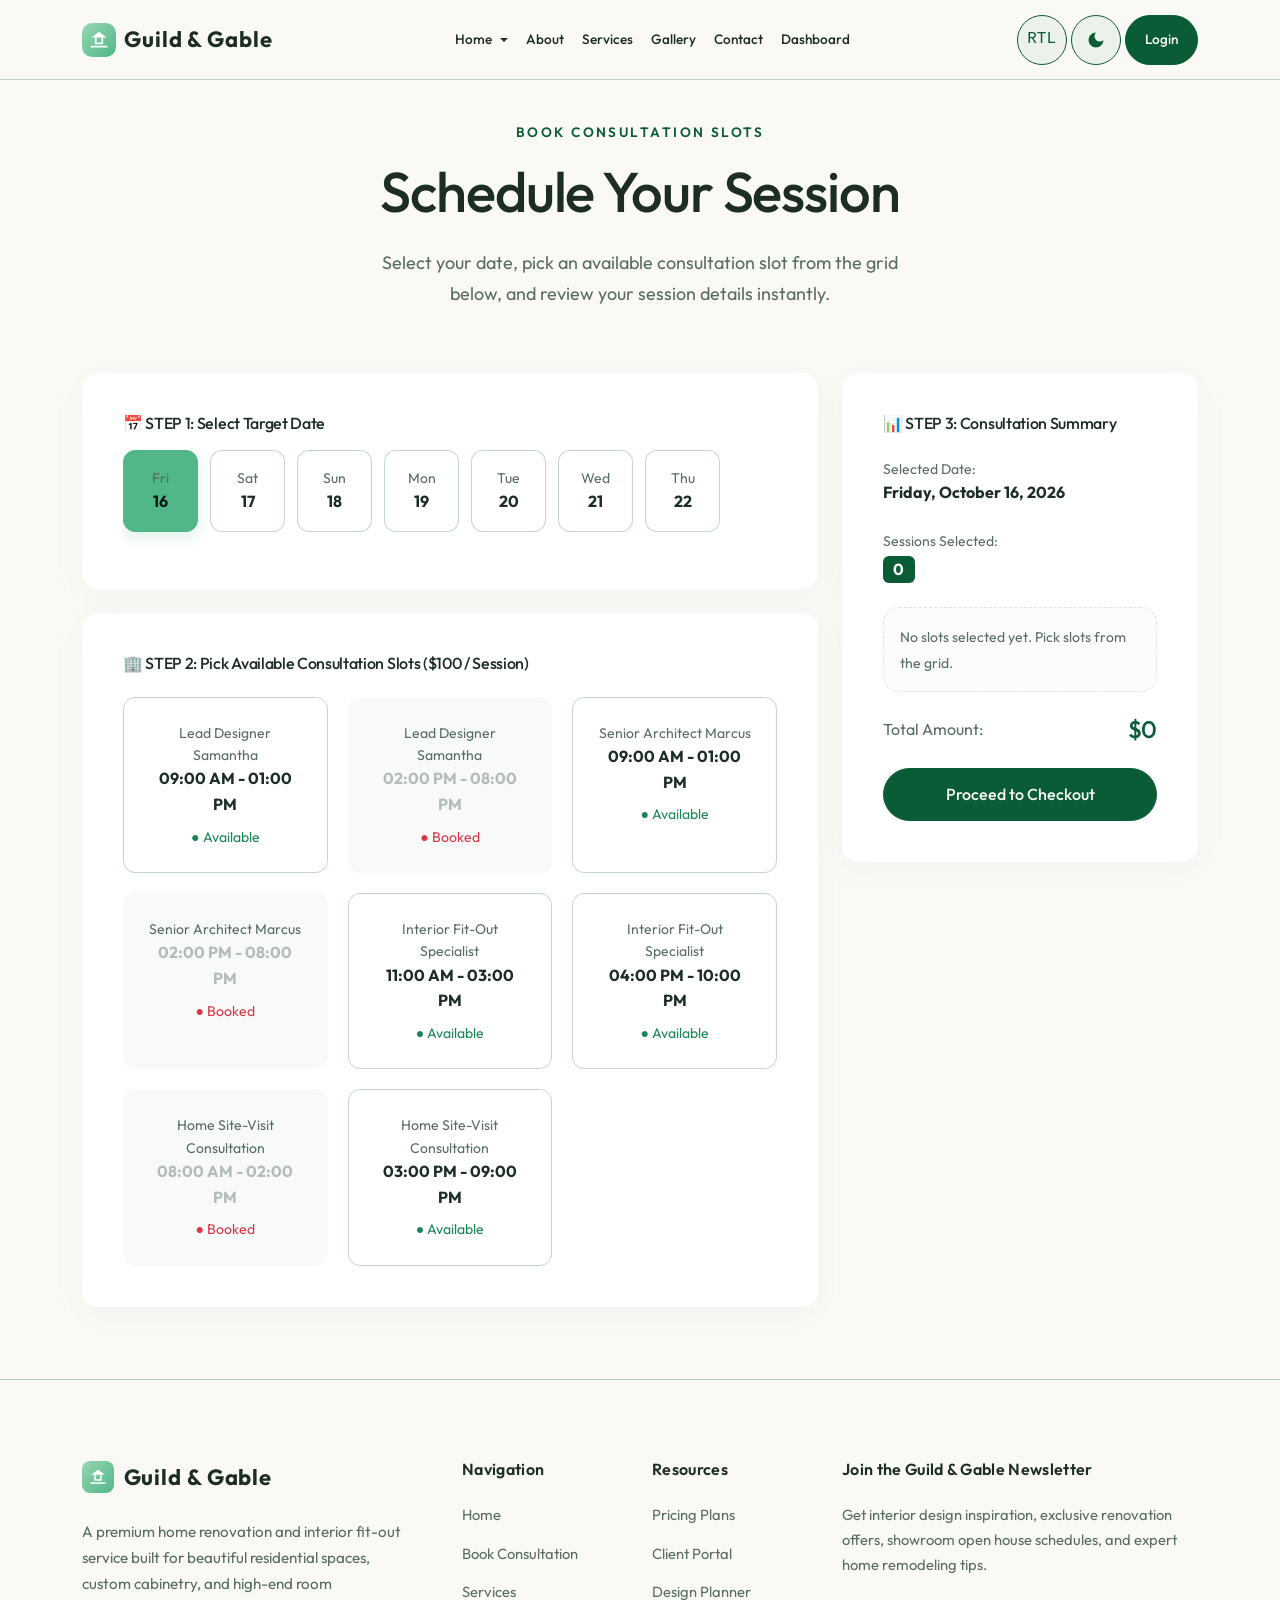
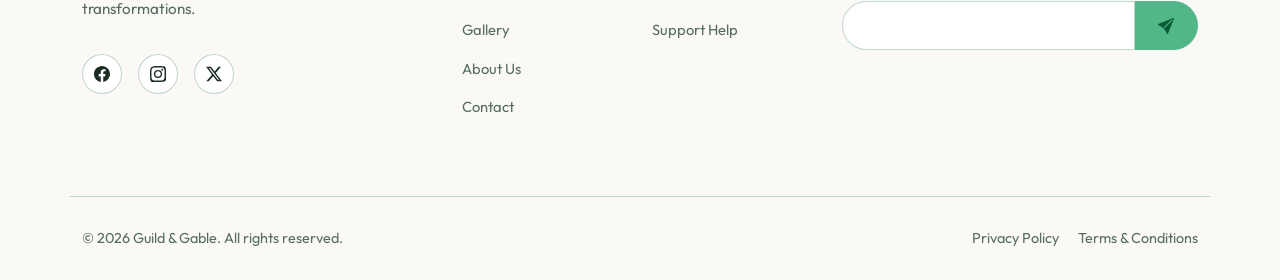
<file: booking.html>
<!DOCTYPE html>
<html lang="en" dir="ltr" data-bs-theme="light">
<head>
  <meta charset="UTF-8">
  <meta name="viewport" content="width=device-width, initial-scale=1.0">
  <meta name="description" content="Book a premium interior design & home renovation consultation online. Select design consultation slots and coordinate with architects.">
  <meta name="keywords" content="reserve consultation, design booking calendar, consultation slots, renovation scheduler">
  <meta name="author" content="Guild & Gable">
  <title>Guild & Gable — Schedule Design Consultation</title>
  
  <!-- Favicon -->
  <link class="favicon-link" rel="icon" type="image/svg+xml" href="data:image/svg+xml,<svg xmlns='http://www.w3.org/2000/svg' viewBox='0 0 24 24' fill='%23D4AF37'><path d='M2 19h20v2H2zm10-17L3 9h4v8h10V9h4L12 2zm3 13H9V9h6v6z'/></svg>">

  <!-- Google Fonts - Outfit -->
  <link rel="preconnect" href="https://fonts.googleapis.com">
  <link rel="preconnect" href="https://fonts.gstatic.com" crossorigin>
  <link href="https://fonts.googleapis.com/css2?family=Outfit:wght@300;400;500;600&display=swap" rel="stylesheet">

  <!-- Bootstrap 5.3.3 CSS -->
  <link href="https://cdn.jsdelivr.net/npm/bootstrap@5.3.3/dist/css/bootstrap.min.css" rel="stylesheet" integrity="sha384-QWTKZyjpPEjISv5WaRU9OFeRpok6YctnYmDr5pNlyT2bRjXh0JMhjY6hW+ALEwIH" crossorigin="anonymous">

  <!-- Custom Stylesheets -->
  <link rel="stylesheet" href="assets/css/style.css">
  <link rel="stylesheet" href="assets/css/dark-mode.css">
  <link rel="stylesheet" href="assets/css/rtl.css">

  <style>
    /* Custom inner booking styles */
    .booking-grid {
      display: grid;
      grid-template-columns: repeat(auto-fill, minmax(200px, 1fr));
      gap: 1.25rem;
    }
    
    .slot-card {
      padding: 1.5rem;
      border-radius: 12px;
      border: 1px solid var(--border-color);
      cursor: pointer;
      text-align: center;
      transition: var(--transition-smooth);
    }
    
    .slot-card.available:hover {
      transform: translateY(-5px);
      border-color: var(--accent);
      box-shadow: 0 10px 20px rgba(82, 183, 136, 0.08);
    }
    
    .slot-card.booked {
      background: rgba(10, 92, 54, 0.03);
      color: rgba(28, 46, 36, 0.3);
      cursor: not-allowed;
      border-color: transparent;
    }

    .slot-card.selected {
      background: var(--accent) !important;
      border-color: var(--accent) !important;
      color: #081C15 !important;
      box-shadow: 0 10px 20px rgba(82, 183, 136, 0.2);
    }

    .slot-card.selected .slot-status {
      color: #081C15 !important;
    }
    
    .calendar-strip {
      display: flex;
      gap: 0.75rem;
      overflow-x: auto;
      padding-bottom: 1rem;
    }
    
    .calendar-day {
      flex: 0 0 75px;
      padding: 1rem 0.5rem;
      background: var(--bg-card);
      border: 1px solid var(--border-color);
      border-radius: 12px;
      text-align: center;
      cursor: pointer;
      transition: var(--transition-fast);
    }
    
    .calendar-day:hover, .calendar-day.active {
      border-color: var(--accent);
      background: var(--accent);
      color: #081C15;
    }

    .calendar-day.active {
      box-shadow: 0 5px 15px rgba(82, 183, 136, 0.2);
    }
  </style>
</head>
<body>

  <!-- ==========================================================================
       Header / Navigation Bar
       ========================================================================== */ -->
  <nav class="navbar navbar-expand-lg fixed-top navbar-rallyx">
    <div class="container">
      <!-- Logo -->
      <a class="navbar-brand navbar-brand-logo" href="index.html">
        <div class="brand-icon">
          <svg xmlns="http://www.w3.org/2000/svg" viewBox="0 0 24 24" fill="currentColor">
            <path d="M2 19h20v2H2zm10-17L3 9h4v8h10V9h4L12 2zm3 13H9V9h6v6z"/>
          </svg>
        </div>
        <div class="brand-text">
          <span class="brand-name">Guild & Gable</span>
          <span class="brand-sub"></span>
        </div>
      </a>

      <!-- Mobile Toggle -->
      <button class="navbar-toggler" type="button" data-bs-toggle="collapse" data-bs-target="#mainNavbar" aria-controls="mainNavbar" aria-expanded="false" aria-label="Toggle navigation">
        <span class="navbar-toggler-bar"></span>
        <span class="navbar-toggler-bar"></span>
        <span class="navbar-toggler-bar"></span>
      </button>

      <!-- Navigation Links -->
      <div class="collapse navbar-collapse navbar-collapse-mobile" id="mainNavbar">
        <ul class="navbar-nav mx-auto mb-2 mb-lg-0">
          <li class="nav-item dropdown">
            <a class="nav-link dropdown-toggle" href="#" role="button" data-bs-toggle="dropdown" aria-expanded="false">
              Home
            </a>
            <ul class="dropdown-menu border-0 shadow-sm glass-card p-2">
              <li><a class="dropdown-item rounded-3 py-2" href="index.html">Home</a></li>
              <li><a class="dropdown-item rounded-3 py-2" href="home-2.html">Home 2</a></li>
            </ul>
          </li>
          <li class="nav-item">
            <a class="nav-link" href="about.html">About</a>
          </li>
          <li class="nav-item">
            <a class="nav-link" href="services.html">Services</a>
          </li>
          <li class="nav-item">
            <a class="nav-link" href="gallery.html">Gallery</a>
          </li>
          <li class="nav-item">
            <a class="nav-link" href="contact.html">Contact</a>
          </li>
          <li class="nav-item">
            <a class="nav-link" href="dashboard.html">Dashboard</a>
          </li>
        </ul>

        <!-- Right Side Utility Controls & CTAs -->
        <div class="d-flex align-items-center gap-3 flex-wrap">
          <!-- RTL Switcher -->
          <button class="utility-btn font-monospace" id="rtl-toggle" title="Toggle Text Direction" aria-label="Toggle RTL direction">RTL</button>
          
          <!-- Theme Toggle -->
          <button class="utility-btn" id="theme-toggle" title="Toggle Light/Dark Mode" aria-label="Toggle dark mode">
            <svg xmlns="http://www.w3.org/2000/svg" width="20" height="20" fill="currentColor" viewBox="0 0 24 24"><path d="M12 3a6 6 0 0 0 9 9 9 9 0 1 1-9-9Z"/></svg>
          </button>

          <!-- Login (Secondary CTA) -->
          <a href="login.html" class="btn-premium-primary">Login</a>
        </div>
      </div>
    </div>
  </nav>

  <!-- ==========================================================================
       Booking Interface Section
       ========================================================================== */ -->
  <section class="py-5" style="margin-top: 50px;">
    <div class="container py-4">
      <div class="row text-center mb-5 justify-content-center reveal">
        <div class="col-lg-6">
          <span class="section-tag">Book Consultation Slots</span>
          <h1 class="section-title mx-auto" style="font-size: clamp(32px, 5vw, 56px);">Schedule Your Session</h1>
          <p>Select your date, pick an available consultation slot from the grid below, and review your session details instantly.</p>
        </div>
      </div>

      <div class="row g-4">
        <!-- Date / Slot Picker Column -->
        <div class="col-lg-8 reveal-left">
          <!-- Calendar Days Row -->
          <div class="glass-card mb-4">
            <h3 class="h6 mb-3" style="font-weight: 500;">📅 STEP 1: Select Target Date</h3>
            <div class="calendar-strip">
              <div class="calendar-day active" onclick="selectDay(this, 'Fri', 16)">
                <div class="small text-muted">Fri</div>
                <strong>16</strong>
              </div>
              <div class="calendar-day" onclick="selectDay(this, 'Sat', 17)">
                <div class="small text-muted">Sat</div>
                <strong>17</strong>
              </div>
              <div class="calendar-day" onclick="selectDay(this, 'Sun', 18)">
                <div class="small text-muted">Sun</div>
                <strong>18</strong>
              </div>
              <div class="calendar-day" onclick="selectDay(this, 'Mon', 19)">
                <div class="small text-muted">Mon</div>
                <strong>19</strong>
              </div>
              <div class="calendar-day" onclick="selectDay(this, 'Tue', 20)">
                <div class="small text-muted">Tue</div>
                <strong>20</strong>
              </div>
              <div class="calendar-day" onclick="selectDay(this, 'Wed', 21)">
                <div class="small text-muted">Wed</div>
                <strong>21</strong>
              </div>
              <div class="calendar-day" onclick="selectDay(this, 'Thu', 22)">
                <div class="small text-muted">Thu</div>
                <strong>22</strong>
              </div>
            </div>
          </div>

          <!-- Courts Slots Grid -->
          <div class="glass-card">
            <h3 class="h6 mb-4" style="font-weight: 500;">🏢 STEP 2: Pick Available Consultation Slots ($100 / Session)</h3>
            
            <div class="booking-grid" id="bookingSlotsContainer">
              <!-- Consultant 1 -->
              <div class="slot-card available" data-court="Lead Designer Samantha" data-time="09:00 AM">
                <span class="small text-muted d-block">Lead Designer Samantha</span>
                <strong>09:00 AM - 01:00 PM</strong>
                <span class="slot-status d-block text-success small mt-2">● Available</span>
              </div>
              <div class="slot-card booked" data-court="Lead Designer Samantha" data-time="02:00 PM">
                <span class="small text-muted d-block">Lead Designer Samantha</span>
                <strong>02:00 PM - 08:00 PM</strong>
                <span class="slot-status d-block text-danger small mt-2">● Booked</span>
              </div>
              
              <!-- Consultant 2 -->
              <div class="slot-card available" data-court="Senior Architect Marcus" data-time="09:00 AM">
                <span class="small text-muted d-block">Senior Architect Marcus</span>
                <strong>09:00 AM - 01:00 PM</strong>
                <span class="slot-status d-block text-success small mt-2">● Available</span>
              </div>
              <div class="slot-card booked" data-court="Senior Architect Marcus" data-time="02:00 PM">
                <span class="small text-muted d-block">Senior Architect Marcus</span>
                <strong>02:00 PM - 08:00 PM</strong>
                <span class="slot-status d-block text-danger small mt-2">● Booked</span>
              </div>

              <!-- Consultant 3 -->
              <div class="slot-card available" data-court="Interior Fit-Out Specialist" data-time="11:00 AM">
                <span class="small text-muted d-block">Interior Fit-Out Specialist</span>
                <strong>11:00 AM - 03:00 PM</strong>
                <span class="slot-status d-block text-success small mt-2">● Available</span>
              </div>
              <div class="slot-card available" data-court="Interior Fit-Out Specialist" data-time="04:00 PM">
                <span class="small text-muted d-block">Interior Fit-Out Specialist</span>
                <strong>04:00 PM - 10:00 PM</strong>
                <span class="slot-status d-block text-success small mt-2">● Available</span>
              </div>

              <!-- Consultant 4 -->
              <div class="slot-card booked" data-court="Home Site-Visit Consultation" data-time="08:00 AM">
                <span class="small text-muted d-block">Home Site-Visit Consultation</span>
                <strong>08:00 AM - 02:00 PM</strong>
                <span class="slot-status d-block text-danger small mt-2">● Booked</span>
              </div>
              <div class="slot-card available" data-court="Home Site-Visit Consultation" data-time="03:00 PM">
                <span class="small text-muted d-block">Home Site-Visit Consultation</span>
                <strong>03:00 PM - 09:00 PM</strong>
                <span class="slot-status d-block text-success small mt-2">● Available</span>
              </div>
            </div>
          </div>
        </div>

        <!-- Checkout Summary Column -->
        <div class="col-lg-4 reveal-right">
          <div class="glass-card sticky-top" style="top: 100px; z-index:100;">
            <h3 class="h6 mb-4" style="font-weight: 500;">📊 STEP 3: Consultation Summary</h3>
            
            <div class="mb-4">
              <span class="small text-muted d-block">Selected Date:</span>
              <strong id="targetDateBadge">Friday, October 16, 2026</strong>
            </div>

            <div class="mb-4">
              <span class="small text-muted d-block">Sessions Selected:</span>
              <span class="badge bg-primary fs-6 mt-1" id="selectedSlotsCount">0</span>
            </div>

            <!-- Booking Slots details list -->
            <div class="p-3 border rounded-4 mb-4" style="border-style: dashed !important; background: rgba(27,38,59,0.01)" id="selectedDetailsText">
              <span class="text-muted small">No slots selected yet. Pick slots from the grid.</span>
            </div>

            <div class="d-flex justify-content-between align-items-center mb-4">
              <span class="text-muted">Total Amount:</span>
              <h4 class="mb-0 text-primary">$<span id="totalAmount">0</span></h4>
            </div>

            <!-- Trigger checkout confirmation modal -->
            <button class="btn-premium-primary w-100 justify-content-center" id="confirmBookingBtn" disabled data-bs-toggle="modal" data-bs-target="#checkoutModal">
              Proceed to Checkout
            </button>
          </div>
        </div>
      </div>
    </div>
  </section>

  <!-- ==========================================================================
       Booking Checkout Confirmation Modal
       ========================================================================== */ -->
  <div class="modal fade" id="checkoutModal" tabindex="-1" aria-labelledby="checkoutModalLabel" aria-hidden="true">
    <div class="modal-dialog modal-dialog-centered">
      <div class="modal-content border-0 shadow-lg rounded-4 glass-card p-2" style="background: var(--bg-main);">
        <div class="modal-header border-0">
          <h5 class="modal-title" id="checkoutModalLabel" style="font-weight: 500;">Secure Booking</h5>
          <button type="button" class="btn-close" data-bs-dismiss="modal" aria-label="Close"></button>
        </div>
        <div class="modal-body pb-0">
          <form id="modalCheckoutForm">
            <div class="mb-3">
              <label class="form-label small">Full Client Name</label>
              <input type="text" class="form-control rounded-3" placeholder="Enter full name" required>
            </div>
            <div class="mb-3">
              <label class="form-label small">Email Address</label>
              <input type="email" class="form-control rounded-3" placeholder="email@address.com" required>
            </div>
            <div class="mb-3">
              <label class="form-label small">Payment details (Simulated Sandbox)</label>
              <input type="text" class="form-control rounded-3" placeholder="4000 1234 5678 9010" required>
            </div>
          </form>
        </div>
        <div class="modal-footer border-0 p-3">
          <div class="d-flex gap-2 w-100">
            <button type="button" class="btn-premium-outline py-2 px-3 flex-fill justify-content-center" data-bs-dismiss="modal">Cancel</button>
            <button type="button" class="btn-premium-primary py-2 px-4 flex-fill justify-content-center" id="submitModalBooking">Confirm &amp; Book</button>
          </div>
        </div>
      </div>
    </div>
  </div>

  <!-- ==========================================================================
       Footer Section
       ========================================================================== */ -->
  <footer class="footer-rallyx">
    <div class="container">
      <div class="row g-4">
        <!-- Logo and info -->
        <div class="col-lg-4 col-md-6">
          <a class="footer-logo" href="index.html">
            <div class="brand-icon">
              <svg xmlns="http://www.w3.org/2000/svg" viewBox="0 0 24 24" fill="currentColor">
                <path d="M2 19h20v2H2zm10-17L3 9h4v8h10V9h4L12 2zm3 13H9V9h6v6z"/>
              </svg>
            </div>
            <div class="brand-text">
              <span class="brand-name">Guild & Gable</span>
              <span class="brand-sub"></span>
            </div>
          </a>
          <p class="footer-desc">A premium home renovation and interior fit-out service built for beautiful residential spaces, custom cabinetry, and high-end room transformations.</p>
          <div class="footer-socials">
            <a href="https://facebook.com" class="footer-social-link" aria-label="Facebook"><svg xmlns="http://www.w3.org/2000/svg" width="16" height="16" fill="currentColor" class="bi bi-facebook" viewBox="0 0 16 16"><path d="M16 8.049c0-4.446-3.582-8.05-8-8.05C3.58 0-.002 3.603-.002 8.05c0 4.017 2.926 7.347 6.75 7.951v-5.625h-2.03V8.05H6.75V6.275c0-2.017 1.195-3.131 3.022-3.131.876 0 1.791.157 1.791.157v1.98h-1.009c-.993 0-1.303.621-1.303 1.258v1.51h2.218l-.354 2.326H9.25V16c3.824-.604 6.75-3.934 6.75-7.951"/></svg></a>
            <a href="https://instagram.com" class="footer-social-link" aria-label="Instagram"><svg xmlns="http://www.w3.org/2000/svg" width="16" height="16" fill="currentColor" class="bi bi-instagram" viewBox="0 0 16 16"><path d="M8 0C5.829 0 5.556.01 4.703.048 3.85.088 3.269.222 2.76.42a3.9 3.9 0 0 0-1.417.923A3.9 3.9 0 0 0 .42 2.76C.222 3.268.087 3.85.048 4.7.01 5.555 0 5.827 0 8.001c0 2.172.01 2.444.048 3.297.04 1.849.222 2.428.42 2.931a3.9 3.9 0 0 0 .923 1.417 3.9 3.9 0 0 0 1.417.923c.51.198 1.09.333 1.942.372C5.555 16 5.827 16 8.001 16c2.172 0 2.44 0 3.297-.04 1.849-.039 2.428-.222 2.931-.42a3.9 3.9 0 0 0 1.417-.923 3.9 3.9 0 0 0 .923-1.417c.197-.509.332-1.09.372-1.942C15.99 10.445 16 10.173 16 8.001c0-2.172-.01-2.44-.048-3.297-.04-1.849-.222-2.428-.42-2.931a3.9 3.9 0 0 0-.923-1.417A3.9 3.9 0 0 0 13.24.42c-.51-.197-1.093-.332-1.942-.372C10.443.01 10.172 0 7.998 0zm-.717 1.442h.718c2.136 0 2.389.007 3.232.046.78.035 1.204.166 1.486.275.373.145.64.319.92.599.28.28.453.546.598.92.11.281.24.705.275 1.485.039.843.047 1.096.047 3.231s-.008 2.389-.047 3.232c-.035.78-.166 1.203-.275 1.485a2.5 2.5 0 0 1-.599.919c-.28.28-.546.453-.92.598-.28.11-.704.24-1.485.276-.843.038-1.096.047-3.232.047s-2.39-.009-3.233-.047c-.78-.036-1.203-.166-1.485-.276a2.5 2.5 0 0 1-.92-.598 2.5 2.5 0 0 1-.6-.92c-.109-.281-.24-.705-.275-1.485-.038-.843-.046-1.096-.046-3.233s.008-2.388.046-3.231c.036-.78.166-1.204.276-1.486.145-.373.319-.64.599-.92.28-.28.546-.453.92-.598.282-.11.705-.24 1.485-.276.738-.034 1.024-.044 2.515-.045zm4.988 1.328a.96.96 0 1 0 0 1.92.96.96 0 0 0 0-1.92m-4.27 1.122a4.109 4.109 0 1 0 0 8.217 4.109 4.109 0 0 0 0-8.217m0 1.441a2.667 2.667 0 1 1 0 5.334 2.667 2.667 0 0 1 0-5.334"/></svg></a>
            <a href="https://twitter.com" class="footer-social-link" aria-label="Twitter"><svg xmlns="http://www.w3.org/2000/svg" width="16" height="16" fill="currentColor" class="bi bi-twitter-x" viewBox="0 0 16 16"><path d="M12.6.75h2.454l-5.36 6.142L16 15.25h-4.937l-3.867-5.07-4.425 5.07H.316l5.733-6.57L0 .75h5.063l3.495 4.633L12.601.75Zm-.86 13.028h1.36L4.323 2.145H2.865z"/></svg></a>
          </div>
        </div>

        <!-- Quick Links -->
        <div class="col-lg-2 col-md-6">
          <h4 class="footer-title">Navigation</h4>
          <ul class="footer-links">
            <li><a href="index.html">Home</a></li>
            <li><a href="booking.html">Book Consultation</a></li>
            <li><a href="services.html">Services</a></li>
            <li><a href="gallery.html">Gallery</a></li>
            <li><a href="about.html">About Us</a></li>
            <li><a href="contact.html">Contact</a></li>
          </ul>
        </div>

        <!-- Resources -->
        <div class="col-lg-2 col-md-6">
          <h4 class="footer-title">Resources</h4>
          <ul class="footer-links">
            <li><a href="pricing.html">Pricing Plans</a></li>
            <li><a href="dashboard.html">Client Portal</a></li>
            <li><a href="coming-soon.html">Design Planner</a></li>
            <li><a href="404.html">Support Help</a></li>
          </ul>
        </div>

        <!-- Newsletter -->
        <div class="col-lg-4 col-md-6 footer-newsletter">
          <h4 class="footer-title">Join the Guild & Gable Newsletter</h4>
          <p>Get interior design inspiration, exclusive renovation offers, showroom open house schedules, and expert home remodeling tips.</p>
          <form class="newsletter-form mt-4" id="newsletterForm">
            <div class="input-group mb-3">
              <input type="email" class="form-control" placeholder="Your email address" required aria-label="Email address">
              <button class="newsletter-btn" type="submit" aria-label="Subscribe">
                <svg xmlns="http://www.w3.org/2000/svg" width="16" height="16" fill="currentColor" class="bi bi-send-fill" viewBox="0 0 16 16"><path d="M15.964.686a.5.5 0 0 0-.65-.65L.767 5.855H.766l-.452.18a.5.5 0 0 0-.082.887l.41.26.001.002 4.995 3.178 3.178 4.995.002.002.26.41a.5.5 0 0 0 .886-.083zm-1.833 1.89L6.637 10.07l-.215-.338a.5.5 0 0 0-.154-.154l-.338-.215 7.494-7.494 1.178-.471z"/></svg>
              </button>
            </div>
          </form>
        </div>
      </div>

      <!-- Footer Bottom -->
      <div class="row footer-bottom">
        <div class="col-md-6 text-start mb-3 mb-md-0">
          <span>&copy; 2026 Guild & Gable. All rights reserved.</span>
        </div>
        <div class="col-md-6 text-md-end text-start">
          <a href="coming-soon.html" class="me-3">Privacy Policy</a>
          <a href="coming-soon.html">Terms & Conditions</a>
        </div>
      </div>
    </div>
  </footer>

  <!-- Back to top -->
  <button class="back-to-top" id="backToTop" title="Go to top" aria-label="Scroll back to top">
    <svg xmlns="http://www.w3.org/2000/svg" width="20" height="20" fill="currentColor" class="bi bi-arrow-up" viewBox="0 0 16 16"><path fill-rule="evenodd" d="M8 15a.5.5 0 0 0 .5-.5V2.707l3.146 3.147a.5.5 0 0 0 .708-.708l-4-4a.5.5 0 0 0-.708 0l-4 4a.5.5 0 1 0 .708.708L7.5 2.707V14.5a.5.5 0 0 0 .5.5"/></svg>
  </button>

  <!-- Bootstrap 5 Bundle CDN -->
  <script src="https://cdn.jsdelivr.net/npm/bootstrap@5.3.3/dist/js/bootstrap.bundle.min.js" integrity="sha384-YvpcrYf0tY3lHB60NNkmXc5s9fDVZLESaAA55NDzOxhy9GkcIdslK1eN7N6jIeHz" crossorigin="anonymous"></script>

  <!-- Core Javascript -->
  <script src="assets/js/main.js"></script>

  <!-- Individual calendar select actions script -->
  <script>
    function selectDay(element, dayName, dayNum) {
      document.querySelectorAll('.calendar-day').forEach(el => el.classList.remove('active'));
      element.classList.add('active');
      
      const badge = document.getElementById('targetDateBadge');
      if (badge) {
        badge.textContent = `${dayName === 'Fri' ? 'Friday' : dayName === 'Sat' ? 'Saturday' : dayName === 'Sun' ? 'Sunday' : dayName === 'Mon' ? 'Monday' : dayName === 'Tue' ? 'Tuesday' : dayName === 'Wed' ? 'Wednesday' : 'Thursday'}, October ${dayNum}, 2026`;
      }
    }

    // Modal submit validation
    document.getElementById('submitModalBooking').addEventListener('click', () => {
      const modalForm = document.getElementById('modalCheckoutForm');
      if (modalForm.checkValidity()) {
        const modalEl = document.getElementById('checkoutModal');
        const modal = bootstrap.Modal.getInstance(modalEl);
        
        // Disable button
        const submitBtn = document.getElementById('submitModalBooking');
        submitBtn.disabled = true;
        submitBtn.innerHTML = '<span class="spinner-border spinner-border-sm" role="status" aria-hidden="true"></span> Processing...';

        setTimeout(() => {
          if (modal) modal.hide();
          
          // Clear selections
          document.querySelectorAll('.slot-card.selected').forEach(card => {
            card.classList.remove('selected');
            card.classList.remove('available');
            card.classList.add('booked');
            card.querySelector('.slot-status').className = 'slot-status d-block text-danger small mt-2';
            card.querySelector('.slot-status').textContent = '● Booked';
          });
          
          // Reset elements
          document.getElementById('selectedSlotsCount').textContent = '0';
          document.getElementById('selectedDetailsText').innerHTML = '<span class="text-muted small">No slots selected yet. Pick slots from the grid.</span>';
          document.getElementById('totalAmount').textContent = '0';
          document.getElementById('confirmBookingBtn').disabled = true;

          // Alert notification toast pointing to dashboard
          const successBanner = `
            <div class="alert alert-success alert-dismissible fade show border-0 rounded-4 glass-card p-4 mt-4" role="alert" style="background: rgba(20, 150, 80, 0.15); border-left: 4px solid #149650 !important;">
              <h5 class="alert-heading text-success mb-1">Consultation Scheduled!</h5>
              <p class="mb-0 text-success" style="font-size: 0.95rem;">Your consultation is scheduled. Visit the <a href="dashboard.html" class="fw-bold text-success decoration-underline">Client Dashboard</a> to track project status and coordinate with your lead designer.</p>
              <button type="button" class="btn-close" data-bs-dismiss="alert" aria-label="Close"></button>
            </div>
          `;
          document.getElementById('bookingSlotsContainer').insertAdjacentHTML('beforebegin', successBanner);

          // Restore submit button
          submitBtn.disabled = false;
          submitBtn.textContent = 'Confirm & Book';
          modalForm.reset();
        }, 1500);
      } else {
        modalForm.reportValidity();
      }
    });
  </script>
</body>
</html>
</file>
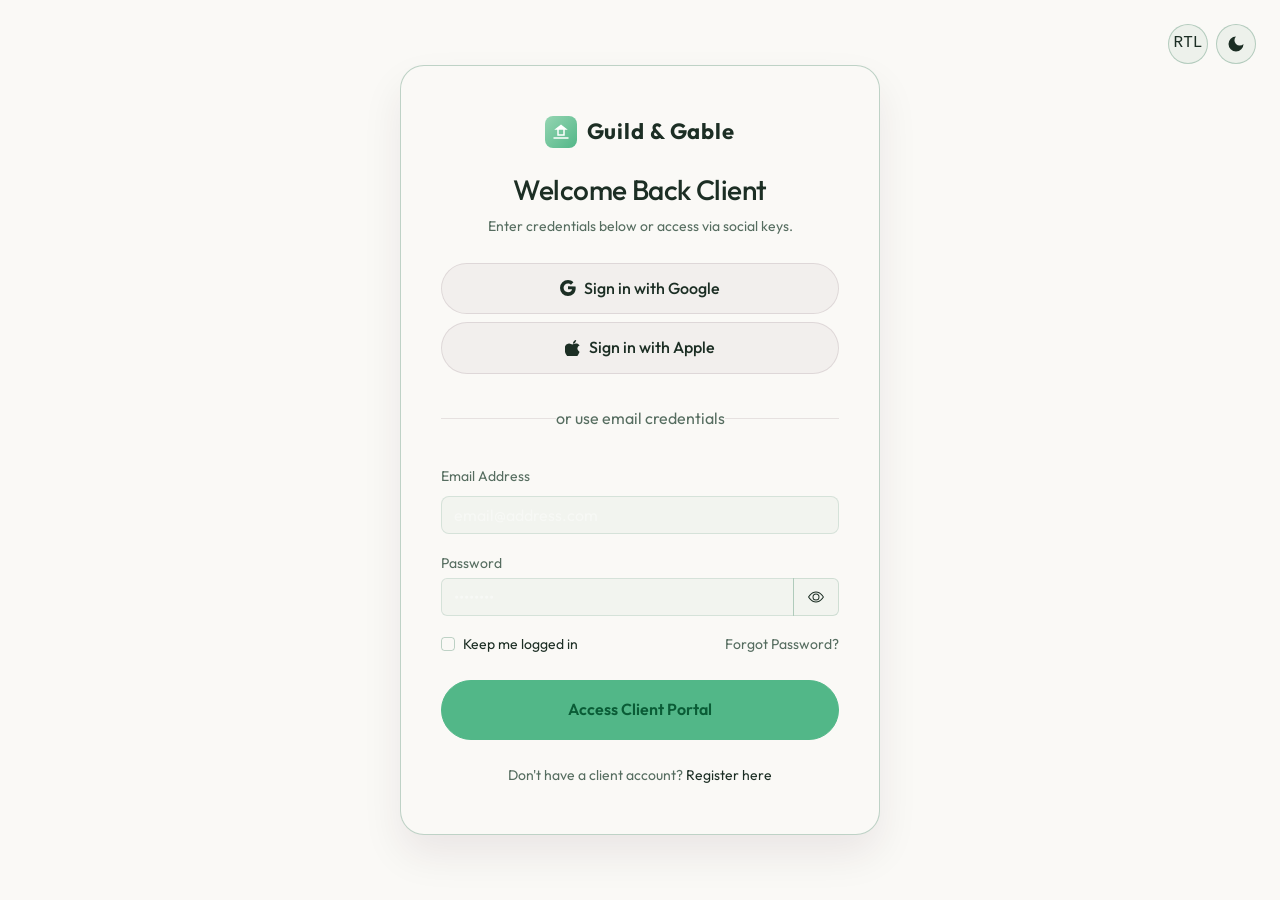
<file: login.html>
<!DOCTYPE html>
<html lang="en" dir="ltr" data-bs-theme="light">
<head>
  <meta charset="UTF-8">
  <meta name="viewport" content="width=device-width, initial-scale=1.0">
  <meta name="description" content="Access your Guild & Gable client portal. Manage design selections, milestones, and budget.">
  <meta name="keywords" content="renovation login, client portal sign in, design profile login">
  <meta name="author" content="Guild & Gable">
  <title>Guild & Gable — Client Sign In</title>
  
  <!-- Favicon -->
  <link rel="icon" type="image/svg+xml" href="data:image/svg+xml,<svg xmlns='http://www.w3.org/2000/svg' viewBox='0 0 24 24' fill='%23D4AF37'><path d='M2 19h20v2H2zm10-17L3 9h4v8h10V9h4L12 2zm3 13H9V9h6v6z'/></svg>">

  <!-- Google Fonts - Outfit -->
  <link rel="preconnect" href="https://fonts.googleapis.com">
  <link rel="preconnect" href="https://fonts.gstatic.com" crossorigin>
  <link href="https://fonts.googleapis.com/css2?family=Outfit:wght@300;400;500;600&display=swap" rel="stylesheet">

  <!-- Bootstrap 5.3.3 CSS -->
  <link href="https://cdn.jsdelivr.net/npm/bootstrap@5.3.3/dist/css/bootstrap.min.css" rel="stylesheet" integrity="sha384-QWTKZyjpPEjISv5WaRU9OFeRpok6YctnYmDr5pNlyT2bRjXh0JMhjY6hW+ALEwIH" crossorigin="anonymous">

  <!-- Custom Stylesheets -->
  <link rel="stylesheet" href="assets/css/style.css">
  <link rel="stylesheet" href="assets/css/dark-mode.css">
  <link rel="stylesheet" href="assets/css/rtl.css">

  <style>
    body {
      background-color: var(--bg-main);
      min-height: 100vh;
      display: flex;
      align-items: center;
      justify-content: center;
      padding: 1.5rem;
      transition: background 0.3s ease, color 0.3s ease;
    }
    
    .auth-card {
      max-width: 480px;
      width: 100%;
      background: var(--bg-main);
      border: 1px solid var(--border-color);
      border-radius: 24px;
      padding: 3rem 2.5rem;
      box-shadow: 0 20px 40px rgba(53, 11, 36, 0.08);
      transition: var(--transition-smooth);
    }
    
    body.dark-mode .auth-card {
      background: rgba(15, 23, 42, 0.5);
      border-color: rgba(255, 255, 255, 0.08);
      box-shadow: var(--shadow-lg);
    }
    
    .social-btn {
      background: rgba(53, 11, 36, 0.04);
      border: 1px solid rgba(53, 11, 36, 0.1);
      color: var(--text-main);
      padding: 0.75rem 1rem;
      border-radius: 50px;
      font-weight: 500;
      transition: var(--transition-fast);
      display: inline-flex;
      align-items: center;
      justify-content: center;
      gap: 0.5rem;
      width: 100%;
    }
    
    .social-btn:hover {
      background: rgba(53, 11, 36, 0.08);
      color: var(--text-main);
      transform: translateY(-2px);
    }
    
    body.dark-mode .social-btn {
      background: rgba(255, 255, 255, 0.05);
      border-color: rgba(255, 255, 255, 0.15);
      color: var(--text-light);
    }
    
    body.dark-mode .social-btn:hover {
      background: rgba(255, 255, 255, 0.15);
      color: var(--text-light);
    }

    .divider {
      display: flex;
      align-items: center;
      text-align: center;
      color: var(--text-muted);
      margin: 2rem 0;
    }
    
    .divider::before, .divider::after {
      content: '';
      flex: 1;
      border-bottom: 1px solid rgba(53, 11, 36, 0.1);
    }
    
    body.dark-mode .divider {
      color: rgba(255, 255, 255, 0.45);
    }
    
    body.dark-mode .divider::before,
    body.dark-mode .divider::after {
      border-color: rgba(255, 255, 255, 0.15);
    }
    
    .utility-btn {
      border-color: var(--border-color) !important;
      color: var(--text-main) !important;
      transition: var(--transition-fast);
    }
    
    .utility-btn:hover {
      background: var(--primary) !important;
      color: var(--accent) !important;
      border-color: var(--primary) !important;
    }

    .auth-card a {
      text-decoration: none;
      transition: all 0.3s ease;
    }
    
    .auth-card a:hover {
      text-decoration: underline;
    }

    /* Light mode text/form-control overrides */
    body:not(.dark-mode) .auth-card h1,
    body:not(.dark-mode) .auth-card label,
    body:not(.dark-mode) .auth-card .text-white {
      color: var(--text-main) !important;
    }
    body:not(.dark-mode) .auth-card p,
    body:not(.dark-mode) .auth-card .text-white-50,
    body:not(.dark-mode) .auth-card .small {
      color: var(--text-muted) !important;
    }
    body:not(.dark-mode) .auth-card a {
      color: var(--accent) !important;
    }
    body:not(.dark-mode) .auth-card .form-control {
      background-color: rgba(10, 92, 54, 0.03) !important;
      border-color: rgba(10, 92, 54, 0.15) !important;
      color: var(--text-main) !important;
    }
    body:not(.dark-mode) .auth-card .form-control:focus {
      background-color: #ffffff !important;
      border-color: var(--accent) !important;
      box-shadow: 0 0 0 0.25rem rgba(82, 183, 136, 0.25) !important;
    }
    
    /* Light mode form check / input-group button overrides */
    body:not(.dark-mode) .auth-card .form-check-input {
      border-color: rgba(10, 92, 54, 0.25) !important;
    }
    body:not(.dark-mode) .auth-card .input-group .btn {
      background-color: rgba(10, 92, 54, 0.03) !important;
      border-color: rgba(10, 92, 54, 0.15) !important;
      color: var(--text-main) !important;
    }

    /* Small screens customization */
    @media (max-width: 576px) {
      .auth-card .form-check-label {
        font-size: 11px !important;
      }
      .auth-card .form-check-input {
        width: 12px !important;
        height: 12px !important;
      }
      .auth-card a[href="coming-soon.html"] {
        font-size: 11px !important;
      }
      .auth-card {
        margin-top: 60px !important;
        padding: 2.5rem 1.5rem !important;
      }
      .auth-toggles {
        position: absolute !important;
        top: 15px !important;
        right: 15px !important;
        left: auto !important;
        transform: none !important;
        margin: 0 !important;
        z-index: 1010;
      }
      body {
        display: flex !important;
        flex-direction: column !important;
        justify-content: flex-start !important;
        padding-top: 10px !important;
        padding-bottom: 24px !important;
      }
    }
  </style>
</head>
<body>

  <!-- Theme & RTL Toggles -->
  <div class="auth-toggles position-absolute top-0 end-0 m-4 d-flex gap-2" style="z-index: 1000;">
    <button class="utility-btn font-monospace" id="rtl-toggle" title="Toggle Text Direction" aria-label="Toggle RTL direction">RTL</button>
    <button class="utility-btn" id="theme-toggle" title="Toggle Light/Dark Mode" aria-label="Toggle dark mode">
      <svg xmlns="http://www.w3.org/2000/svg" width="20" height="20" fill="currentColor" viewBox="0 0 24 24"><path d="M12 3a6 6 0 0 0 9 9 9 9 0 1 1-9-9Z"/></svg>
    </button>
  </div>

  <!-- ==========================================================================
       Authentication Login Form
       ========================================================================== */ -->
  <div class="auth-card text-center reveal active">
    <!-- Brand Logo -->
    <a class="footer-logo justify-content-center mb-4" href="index.html">
      <div class="brand-icon">
        <svg xmlns="http://www.w3.org/2000/svg" viewBox="0 0 24 24" fill="currentColor">
          <path d="M2 19h20v2H2zm10-17L3 9h4v8h10V9h4L12 2zm3 13H9V9h6v6z"/>
        </svg>
      </div>
      <div class="brand-text text-start">
        <span class="brand-name">Guild & Gable</span>
        <span class="brand-sub"></span>
      </div>
    </a>

    <h1 class="h3 text-white mb-2" style="font-weight: 500;">Welcome Back Client</h1>
    <p class="text-white-50 small mb-4">Enter credentials below or access via social keys.</p>

    <!-- Social Sign In buttons -->
    <div class="d-flex flex-column gap-2 mb-3">
      <button class="social-btn" type="button" onclick="socialLogin('Google')">
        <svg xmlns="http://www.w3.org/2000/svg" width="16" height="16" fill="currentColor" class="bi bi-google" viewBox="0 0 16 16"><path d="M15.545 6.558a9.4 9.4 0 0 1 .139 1.626c0 2.434-.87 4.492-2.384 5.885h.002C11.978 15.292 10.158 16 8 16A8 8 0 1 1 8 0c2.158 0 4 .799 5.418 2.301l-2.432 2.432C10.02 3.791 9.122 3.4 8 3.4c-2.445 0-4.437 1.992-4.437 4.437s1.992 4.437 4.437 4.437c2.827 0 3.87-1.992 4.04-3.036H8v-3.036z"/></svg>
        Sign in with Google
      </button>
      <button class="social-btn" type="button" onclick="socialLogin('Apple')">
        <svg xmlns="http://www.w3.org/2000/svg" width="16" height="16" fill="currentColor" class="bi bi-apple" viewBox="0 0 16 16"><path d="M11.182.008C11.148-.03 9.923.023 8.857 1.18c-1.066 1.156-.902 2.482-.878 2.516s1.202-.087 2.22-1.258C11.217 1.282 11.206.046 11.182.008m3.314 11.733c-.048-.096-2.325-1.234-2.113-3.422.212-2.189 2.225-2.869 2.225-2.869-1.094-1.628-2.807-1.846-3.38-1.896-1.575-.192-3.084.881-3.864.881-.79 0-1.996-.86-3.23-.836-1.58.026-3.036.902-3.842 2.28-1.636 2.784-.419 6.892 1.171 9.145.78 1.093 1.688 2.302 2.871 2.261 1.146-.04 1.58-.724 2.955-.724 1.365 0 1.77.724 2.97.704 1.218-.02 2.012-1.127 2.783-2.24 1.002-1.455 1.41-2.866 1.428-2.937a1.05 1.05 0 0 1-.005-.002z"/></svg>
        Sign in with Apple
      </button>
    </div>

    <div class="divider">or use email credentials</div>

    <!-- Credentials Form -->
    <form id="loginForm" class="text-start">
      <div class="mb-3">
        <label class="form-label text-white small">Email Address</label>
        <input type="email" class="form-control rounded-3 bg-opacity-10 bg-white border border-white border-opacity-25 text-white" placeholder="email@address.com" required>
      </div>
      <div class="mb-3">
        <label class="form-label text-white small mb-1">Password</label>
        <div class="input-group">
          <input type="password" id="loginPassword" class="form-control bg-opacity-10 bg-white border-white border-opacity-25 text-white" placeholder="••••••••" required>
          <button class="btn border border-white border-opacity-25 bg-opacity-10 bg-white text-white d-flex align-items-center justify-content-center" type="button" id="togglePasswordBtn" style="width:46px;">
            <svg id="eyeIcon" xmlns="http://www.w3.org/2000/svg" width="16" height="16" fill="currentColor" class="bi bi-eye" viewBox="0 0 16 16"><path d="M16 8s-3-5.5-8-5.5S0 8 0 8s3 5.5 8 5.5S16 8 16 8zM1.173 8a13.133 13.133 0 0 1 1.66-2.043C4.12 4.668 5.88 3.5 8 3.5c2.12 0 3.879 1.168 5.168 2.457A13.133 13.133 0 0 1 14.828 8c-.058.087-.122.183-.195.288-.335.48-.83 1.12-1.465 1.755C11.879 11.332 10.119 12.5 8 12.5c-2.12 0-3.879-1.168-5.168-2.457A13.134 13.134 0 0 1 1.172 8z"/><path d="M8 5.5a2.5 2.5 0 1 0 0 5 2.5 2.5 0 0 0 0-5zM4.5 8a3.5 3.5 0 1 1 7 0 3.5 3.5 0 0 1-7 0z"/></svg>
            <svg id="eyeSlashIcon" xmlns="http://www.w3.org/2000/svg" width="16" height="16" fill="currentColor" class="bi bi-eye-slash d-none" viewBox="0 0 16 16"><path d="M13.359 11.238C15.06 9.72 16 8 16 8s-3-5.5-8-5.5a7.028 7.028 0 0 0-2.79.588l.77.771A5.944 5.944 0 0 1 8 3.5c2.12 0 3.879 1.168 5.168 2.457A13.134 13.134 0 0 1 14.828 8c-.058.087-.122.183-.195.288-.335.48-.83 1.12-1.465 1.755-.165.165-.337.328-.517.486z"/><path d="M11.297 9.176a3.5 3.5 0 0 0-4.474-4.474l.823.823a2.5 2.5 0 0 1 2.829 2.829zm-2.943 1.299.822.822a3.5 3.5 0 0 1-4.474-4.474l.823.823a2.5 2.5 0 0 0 2.829 2.829"/><path d="M3.35 5.47c-.18.16-.353.322-.518.487A13.134 13.134 0 0 0 1.172 8l.195.288c.335.48.83 1.12 1.465 1.755C4.121 11.332 5.881 12.5 8 12.5c.716 0 1.39-.133 2.02-.36l.77.772A7.029 7.029 0 0 1 8 13.5C3 13.5 0 8 0 8s.939-1.721 2.641-3.238l.708.709zm10.296 8.884-12-12 .708-.708 12 12-.708.708z"/></svg>
          </button>
        </div>
      </div>

      <div class="mb-4 d-flex justify-content-between align-items-center flex-nowrap gap-2">
        <div class="form-check text-white small mb-0 d-flex align-items-center gap-2" style="white-space: nowrap; flex-shrink: 0;">
          <input type="checkbox" class="form-check-input bg-transparent border border-white border-opacity-25 flex-shrink-0" id="rememberMe" style="margin-top: 0;">
          <label class="form-check-label mb-0" for="rememberMe">Keep me logged in</label>
        </div>
        <a href="coming-soon.html" class="small text-white-50 flex-shrink-0" dir="ltr" style="white-space: nowrap;">Forgot Password?</a>
      </div>

      <button type="submit" class="btn-premium-secondary w-100 justify-content-center py-3">Access Client Portal</button>
    </form>

    <div class="mt-4 text-white-50 small">
      Don't have a client account? <a href="register.html" class="text-white">Register here</a>
    </div>
  </div>

  <!-- Core Javascript -->
  <script src="assets/js/main.js"></script>

  <script>
    // Visibility toggle script
    const passwordInput = document.getElementById('loginPassword');
    const toggleBtn = document.getElementById('togglePasswordBtn');
    
    const eyeIcon = document.getElementById('eyeIcon');
    const eyeSlashIcon = document.getElementById('eyeSlashIcon');
    
    toggleBtn.addEventListener('click', () => {
      const isPassword = passwordInput.getAttribute('type') === 'password';
      passwordInput.setAttribute('type', isPassword ? 'text' : 'password');
      if (isPassword) {
        eyeIcon.classList.add('d-none');
        eyeSlashIcon.classList.remove('d-none');
      } else {
        eyeIcon.classList.remove('d-none');
        eyeSlashIcon.classList.add('d-none');
      }
    });

    // Simulated actions
    function socialLogin(service) {
      alert(`Connecting client credential flow to ${service} secure gateway...`);
      window.location.href = 'dashboard.html';
    }

    document.getElementById('loginForm').addEventListener('submit', (e) => {
      e.preventDefault();
      const submitBtn = e.target.querySelector('button[type="submit"]');
      submitBtn.disabled = true;
      submitBtn.innerHTML = '<span class="spinner-border spinner-border-sm" role="status" aria-hidden="true"></span> Authenticating...';
      
      setTimeout(() => {
        window.location.href = 'dashboard.html';
      }, 1000);
    });
  </script>
</body>
</html>
</file>
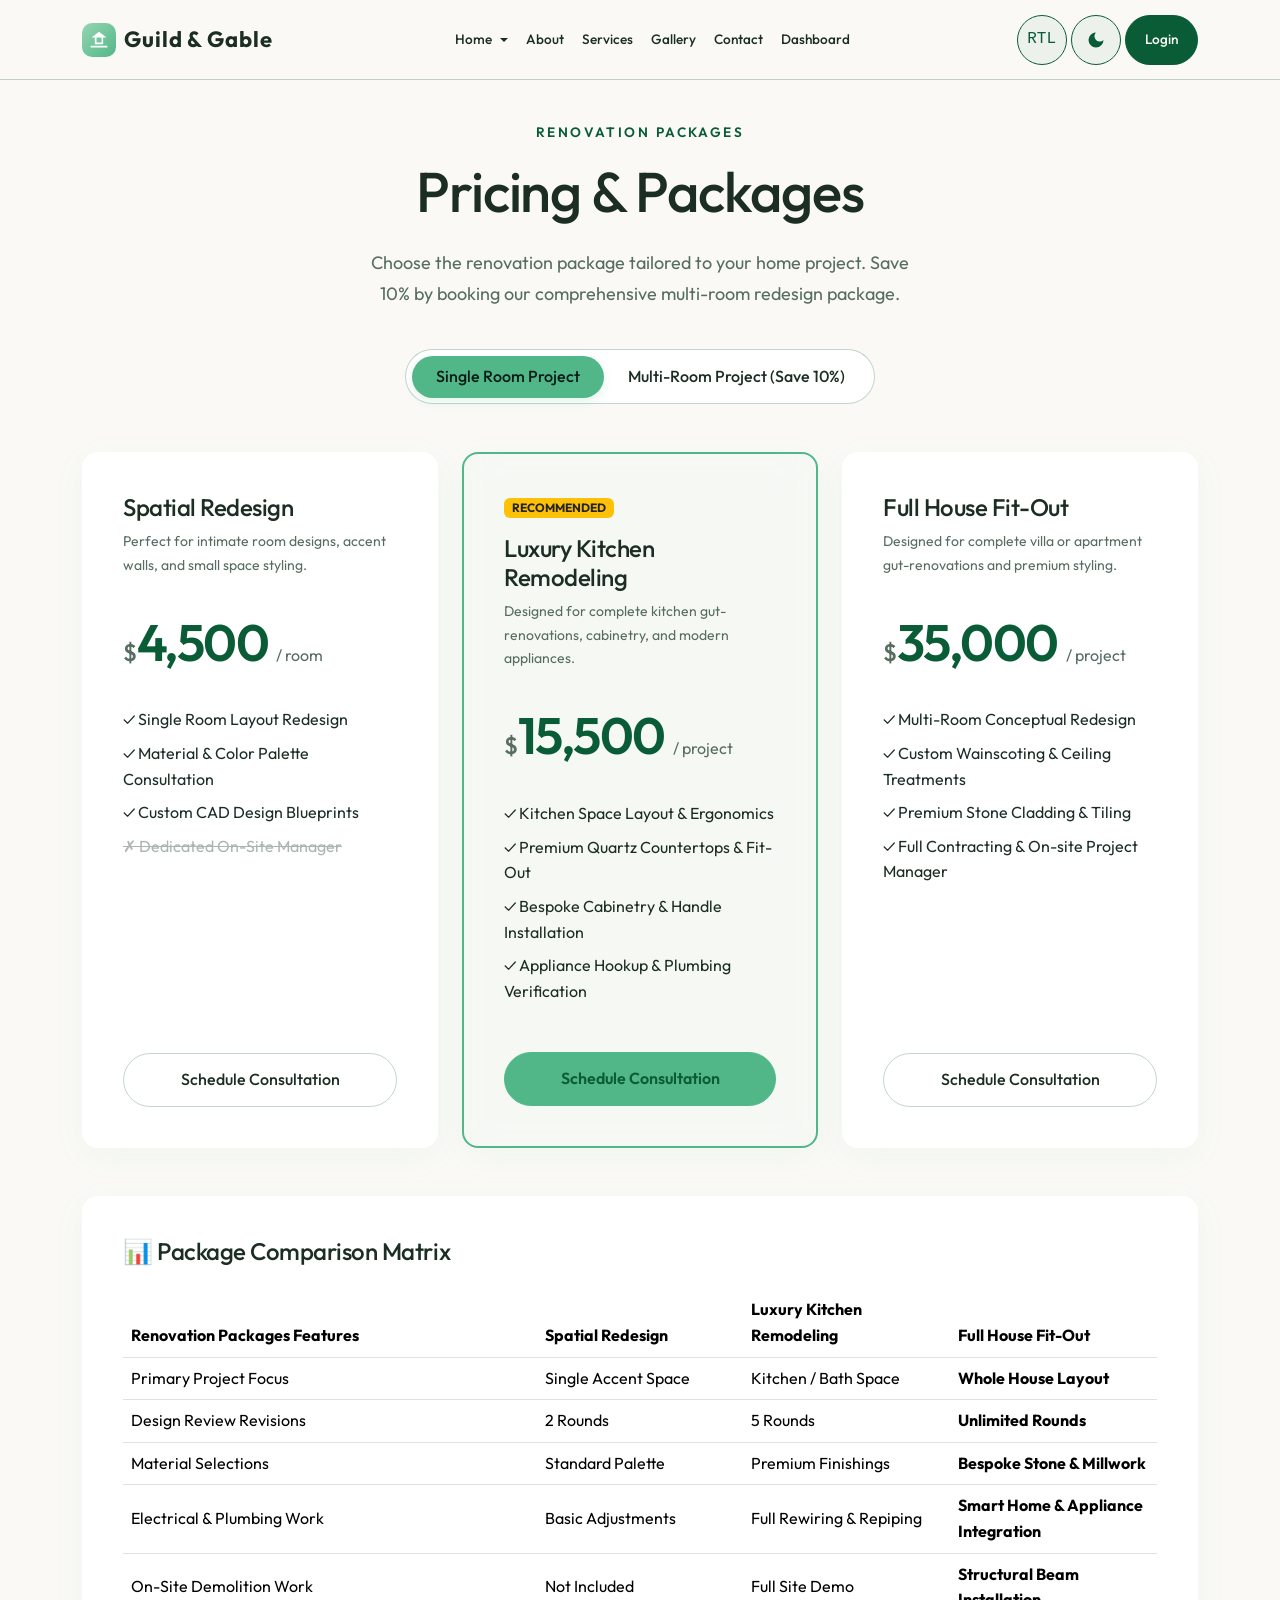
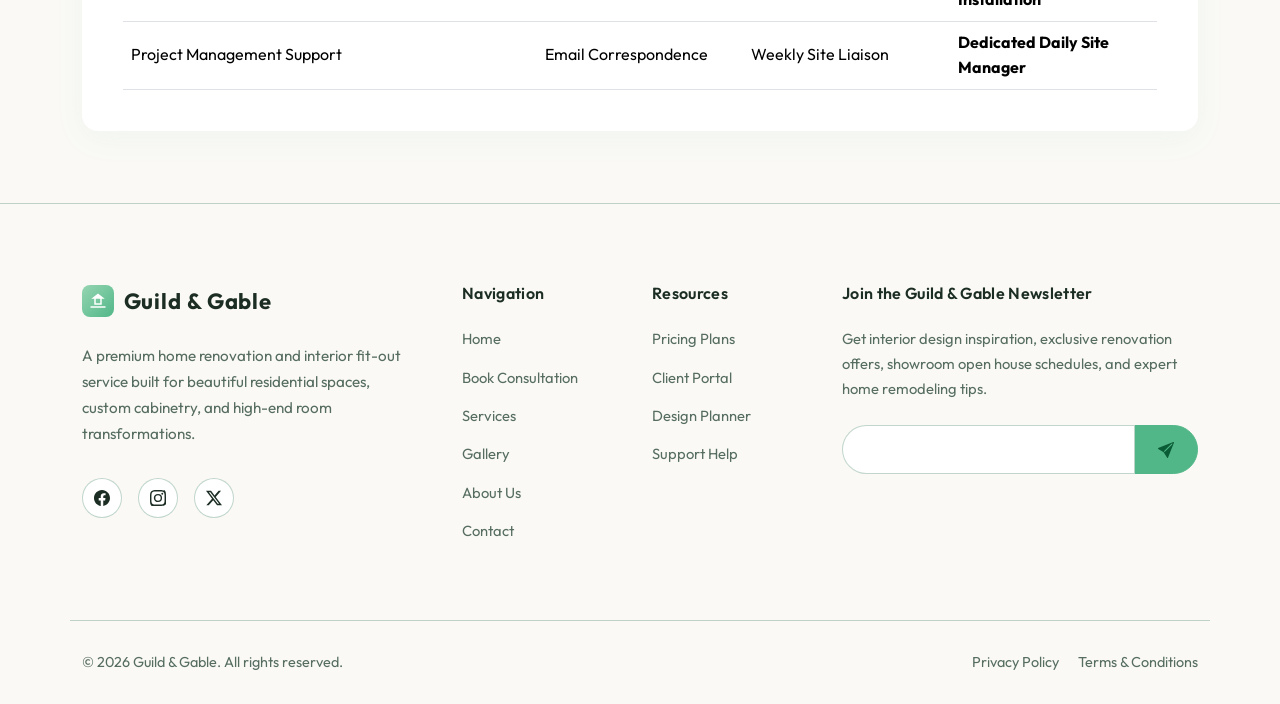
<file: pricing.html>
<!DOCTYPE html>
<html lang="en" dir="ltr" data-bs-theme="light">
<head>
  <meta charset="UTF-8">
  <meta name="viewport" content="width=device-width, initial-scale=1.0">
  <meta name="description" content="Choose your Guild & Gable home renovation package: Spatial Redesign, Luxury Kitchen Remodeling, and Full House Fit-Out. Compare standard versus premium design additions.">
  <meta name="keywords" content="venue rental pricing, banquet hall cost, event package rates, wedding hall budget">
  <meta name="author" content="Guild & Gable">
  <title>Guild & Gable — Renovation & Fit-Out Pricing Packages</title>
  
  <!-- Favicon -->
  <link rel="icon" type="image/svg+xml" href="data:image/svg+xml,<svg xmlns='http://www.w3.org/2000/svg' viewBox='0 0 24 24' fill='%23D4AF37'><path d='M2 19h20v2H2zm10-17L3 9h4v8h10V9h4L12 2zm3 13H9V9h6v6z'/></svg>">

  <!-- Google Fonts - Outfit -->
  <link rel="preconnect" href="https://fonts.googleapis.com">
  <link rel="preconnect" href="https://fonts.gstatic.com" crossorigin>
  <link href="https://fonts.googleapis.com/css2?family=Outfit:wght@300;400;500;600&display=swap" rel="stylesheet">

  <!-- Bootstrap 5.3.3 CSS -->
  <link href="https://cdn.jsdelivr.net/npm/bootstrap@5.3.3/dist/css/bootstrap.min.css" rel="stylesheet" integrity="sha384-QWTKZyjpPEjISv5WaRU9OFeRpok6YctnYmDr5pNlyT2bRjXh0JMhjY6hW+ALEwIH" crossorigin="anonymous">

  <!-- Custom Stylesheets -->
  <link rel="stylesheet" href="assets/css/style.css">
  <link rel="stylesheet" href="assets/css/dark-mode.css">
  <link rel="stylesheet" href="assets/css/rtl.css">

  <style>
    /* Pricing Switch Toggle Slider */
    .switch-toggle-wrapper {
      display: inline-flex;
      background: var(--bg-card);
      border: 1px solid var(--border-color);
      padding: 0.35rem;
      border-radius: 50px;
    }
    
    .switch-btn {
      border: none;
      background: transparent;
      color: var(--text-main);
      padding: 0.5rem 1.5rem;
      border-radius: 50px;
      font-weight: 500;
      transition: var(--transition-fast);
    }
    
    .switch-btn.active {
      background: var(--accent);
      color: #081C15;
      box-shadow: 0 4px 10px rgba(82, 183, 136, 0.15);
    }

    .pricing-value {
      font-size: 3.2rem;
      font-weight: 600;
      letter-spacing: -0.03em;
      transition: var(--transition-fast);
    }
  </style>
</head>
<body>

  <!-- ==========================================================================
       Header / Navigation Bar
       ========================================================================== */ -->
  <nav class="navbar navbar-expand-lg fixed-top navbar-rallyx">
    <div class="container">
      <!-- Logo -->
      <a class="navbar-brand navbar-brand-logo" href="index.html">
        <div class="brand-icon">
          <svg xmlns="http://www.w3.org/2000/svg" viewBox="0 0 24 24" fill="currentColor">
            <path d="M2 19h20v2H2zm10-17L3 9h4v8h10V9h4L12 2zm3 13H9V9h6v6z"/>
          </svg>
        </div>
        <div class="brand-text">
          <span class="brand-name">Guild & Gable</span>
          <span class="brand-sub"></span>
        </div>
      </a>

      <!-- Mobile Toggle -->
      <button class="navbar-toggler" type="button" data-bs-toggle="collapse" data-bs-target="#mainNavbar" aria-controls="mainNavbar" aria-expanded="false" aria-label="Toggle navigation">
        <span class="navbar-toggler-bar"></span>
        <span class="navbar-toggler-bar"></span>
        <span class="navbar-toggler-bar"></span>
      </button>

      <!-- Navigation Links -->
      <div class="collapse navbar-collapse navbar-collapse-mobile" id="mainNavbar">
        <ul class="navbar-nav mx-auto mb-2 mb-lg-0">
          <li class="nav-item dropdown">
            <a class="nav-link dropdown-toggle" href="#" role="button" data-bs-toggle="dropdown" aria-expanded="false">
              Home
            </a>
            <ul class="dropdown-menu border-0 shadow-sm glass-card p-2">
              <li><a class="dropdown-item rounded-3 py-2" href="index.html">Home</a></li>
              <li><a class="dropdown-item rounded-3 py-2" href="home-2.html">Home 2</a></li>
            </ul>
          </li>
          <li class="nav-item">
            <a class="nav-link" href="about.html">About</a>
          </li>
          <li class="nav-item">
            <a class="nav-link" href="services.html">Services</a>
          </li>
          <li class="nav-item">
            <a class="nav-link" href="gallery.html">Gallery</a>
          </li>
          <li class="nav-item">
            <a class="nav-link" href="contact.html">Contact</a>
          </li>
          <li class="nav-item">
            <a class="nav-link" href="dashboard.html">Dashboard</a>
          </li>
        </ul>

        <!-- Right Side Utility Controls & CTAs -->
        <div class="d-flex align-items-center gap-3 flex-wrap">
          <!-- RTL Switcher -->
          <button class="utility-btn font-monospace" id="rtl-toggle" title="Toggle Text Direction" aria-label="Toggle RTL direction">RTL</button>
          
          <!-- Theme Toggle -->
          <button class="utility-btn" id="theme-toggle" title="Toggle Light/Dark Mode" aria-label="Toggle dark mode">
            <svg xmlns="http://www.w3.org/2000/svg" width="20" height="20" fill="currentColor" viewBox="0 0 24 24"><path d="M12 3a6 6 0 0 0 9 9 9 9 0 1 1-9-9Z"/></svg>
          </button>

          <!-- Login (Secondary CTA) -->
          <a href="login.html" class="btn-premium-primary">Login</a>
        </div>
      </div>
    </div>
  </nav>

  <!-- ==========================================================================
       Pricing Plans Grid Section
       ========================================================================== */ -->
  <section class="py-5" style="margin-top: 50px;">
    <div class="container py-4 text-center">
      <div class="row text-center mb-4 justify-content-center reveal">
        <div class="col-lg-6">
          <span class="section-tag">Renovation Packages</span>
          <h1 class="section-title mx-auto" style="font-size: clamp(32px, 5vw, 56px);">Pricing & Packages</h1>
          <p>Choose the renovation package tailored to your home project. Save 10% by booking our comprehensive multi-room redesign package.</p>
        </div>
      </div>

      <!-- Billing Schedule Toggle -->
      <div class="switch-toggle-wrapper mb-5 reveal">
        <button class="switch-btn active" id="btnMonthly" onclick="toggleBilling('monthly')">Single Room Project</button>
        <button class="switch-btn" id="btnAnnually" onclick="toggleBilling('annually')">Multi-Room Project (Save 10%)</button>
      </div>

      <!-- Cards Grid -->
      <div class="row g-4 justify-content-center text-start mb-5">
        <!-- Starter Plan -->
        <div class="col-lg-4 col-md-6 reveal">
          <div class="glass-card h-100 d-flex flex-column justify-content-between">
            <div>
              <h3 class="h4 mb-2" style="font-weight: 500;">Spatial Redesign</h3>
              <p class="small text-muted mb-4">Perfect for intimate room designs, accent walls, and small space styling.</p>
              <div class="d-flex align-items-baseline mb-4">
                <span class="h4 text-muted">$</span>
                <span class="pricing-value text-primary" id="priceStarter">4,500</span>
                <span class="text-muted ms-2">/ room</span>
              </div>
              <ul class="list-unstyled mb-5">
                <li class="mb-2 checklist-item">✓ Single Room Layout Redesign</li>
                <li class="mb-2 checklist-item">✓ Material & Color Palette Consultation</li>
                <li class="mb-2 checklist-item">✓ Custom CAD Design Blueprints</li>
                <li class="text-muted text-decoration-line-through checklist-item" style="opacity: 0.5;">✗ Dedicated On-Site Manager</li>
              </ul>
            </div>
            <a href="booking.html" class="btn-premium-outline w-100 justify-content-center">Schedule Consultation</a>
          </div>
        </div>

        <!-- Pro Plan (Highlighted) -->
        <div class="col-lg-4 col-md-6 reveal">
          <div class="glass-card h-100 d-flex flex-column justify-content-between" style="border: 2px solid var(--accent); background: rgba(var(--accent-rgb), 0.02);">
            <div>
              <span class="badge bg-warning text-dark mb-3">RECOMMENDED</span>
              <h3 class="h4 mb-2" style="font-weight: 500;">Luxury Kitchen Remodeling</h3>
              <p class="small text-muted mb-4">Designed for complete kitchen gut-renovations, cabinetry, and modern appliances.</p>
              <div class="d-flex align-items-baseline mb-4">
                <span class="h4 text-muted">$</span>
                <span class="pricing-value text-primary" id="pricePro">15,500</span>
                <span class="text-muted ms-2">/ project</span>
              </div>
              <ul class="list-unstyled mb-5">
                <li class="mb-2 checklist-item">✓ Kitchen Space Layout & Ergonomics</li>
                <li class="mb-2 checklist-item">✓ Premium Quartz Countertops & Fit-Out</li>
                <li class="mb-2 checklist-item">✓ Bespoke Cabinetry & Handle Installation</li>
                <li class="mb-2 checklist-item">✓ Appliance Hookup & Plumbing Verification</li>
              </ul>
            </div>
            <a href="booking.html" class="btn-premium-secondary w-100 justify-content-center">Schedule Consultation</a>
          </div>
        </div>

        <!-- Elite Plan -->
        <div class="col-lg-4 col-md-6 reveal">
          <div class="glass-card h-100 d-flex flex-column justify-content-between">
            <div>
              <h3 class="h4 mb-2" style="font-weight: 500;">Full House Fit-Out</h3>
              <p class="small text-muted mb-4">Designed for complete villa or apartment gut-renovations and premium styling.</p>
              <div class="d-flex align-items-baseline mb-4">
                <span class="h4 text-muted">$</span>
                <span class="pricing-value text-primary" id="priceElite">35,000</span>
                <span class="text-muted ms-2">/ project</span>
              </div>
              <ul class="list-unstyled mb-5">
                <li class="mb-2 checklist-item">✓ Multi-Room Conceptual Redesign</li>
                <li class="mb-2 checklist-item">✓ Custom Wainscoting & Ceiling Treatments</li>
                <li class="mb-2 checklist-item">✓ Premium Stone Cladding & Tiling</li>
                <li class="mb-2 checklist-item">✓ Full Contracting & On-site Project Manager</li>
              </ul>
            </div>
            <a href="booking.html" class="btn-premium-outline w-100 justify-content-center">Schedule Consultation</a>
          </div>
        </div>
      </div>

      <!-- ==========================================================================
           Feature Comparison Matrix
           ========================================================================== */ -->
      <div class="glass-card text-start mt-5 reveal">
        <h3 class="h4 mb-4" style="font-weight: 500;">📊 Package Comparison Matrix</h3>
        <div class="table-responsive">
          <table class="table table-hover align-middle mb-0">
            <thead>
              <tr>
                <th scope="col" style="width: 40%;">Renovation Packages Features</th>
                <th scope="col" style="width: 20%;">Spatial Redesign</th>
                <th scope="col" style="width: 20%;">Luxury Kitchen Remodeling</th>
                <th scope="col" style="width: 20%;">Full House Fit-Out</th>
              </tr>
            </thead>
            <tbody>
              <tr>
                <td>Primary Project Focus</td>
                <td>Single Accent Space</td>
                <td>Kitchen / Bath Space</td>
                <td><strong>Whole House Layout</strong></td>
              </tr>
              <tr>
                <td>Design Review Revisions</td>
                <td>2 Rounds</td>
                <td>5 Rounds</td>
                <td><strong>Unlimited Rounds</strong></td>
              </tr>
              <tr>
                <td>Material Selections</td>
                <td>Standard Palette</td>
                <td>Premium Finishings</td>
                <td><strong>Bespoke Stone & Millwork</strong></td>
              </tr>
              <tr>
                <td>Electrical & Plumbing Work</td>
                <td>Basic Adjustments</td>
                <td>Full Rewiring & Repiping</td>
                <td><strong>Smart Home & Appliance Integration</strong></td>
              </tr>
              <tr>
                <td>On-Site Demolition Work</td>
                <td>Not Included</td>
                <td>Full Site Demo</td>
                <td><strong>Structural Beam Installation</strong></td>
              </tr>
              <tr>
                <td>Project Management Support</td>
                <td>Email Correspondence</td>
                <td>Weekly Site Liaison</td>
                <td><strong>Dedicated Daily Site Manager</strong></td>
              </tr>
            </tbody>
          </table>
        </div>
      </div>

    </div>
  </section>

  <!-- ==========================================================================
       Footer Section
       ========================================================================== */ -->
  <footer class="footer-rallyx">
    <div class="container">
      <div class="row g-4">
        <!-- Logo and info -->
        <div class="col-lg-4 col-md-6">
          <a class="footer-logo" href="index.html">
            <div class="brand-icon">
              <svg xmlns="http://www.w3.org/2000/svg" viewBox="0 0 24 24" fill="currentColor">
                <path d="M2 19h20v2H2zm10-17L3 9h4v8h10V9h4L12 2zm3 13H9V9h6v6z"/>
              </svg>
            </div>
            <div class="brand-text">
              <span class="brand-name">Guild & Gable</span>
              <span class="brand-sub"></span>
            </div>
          </a>
          <p class="footer-desc">A premium home renovation and interior fit-out service built for beautiful residential spaces, custom cabinetry, and high-end room transformations.</p>
          <div class="footer-socials">
            <a href="https://facebook.com" class="footer-social-link" aria-label="Facebook"><svg xmlns="http://www.w3.org/2000/svg" width="16" height="16" fill="currentColor" class="bi bi-facebook" viewBox="0 0 16 16"><path d="M16 8.049c0-4.446-3.582-8.05-8-8.05C3.58 0-.002 3.603-.002 8.05c0 4.017 2.926 7.347 6.75 7.951v-5.625h-2.03V8.05H6.75V6.275c0-2.017 1.195-3.131 3.022-3.131.876 0 1.791.157 1.791.157v1.98h-1.009c-.993 0-1.303.621-1.303 1.258v1.51h2.218l-.354 2.326H9.25V16c3.824-.604 6.75-3.934 6.75-7.951"/></svg></a>
            <a href="https://instagram.com" class="footer-social-link" aria-label="Instagram"><svg xmlns="http://www.w3.org/2000/svg" width="16" height="16" fill="currentColor" class="bi bi-instagram" viewBox="0 0 16 16"><path d="M8 0C5.829 0 5.556.01 4.703.048 3.85.088 3.269.222 2.76.42a3.9 3.9 0 0 0-1.417.923A3.9 3.9 0 0 0 .42 2.76C.222 3.268.087 3.85.048 4.7.01 5.555 0 5.827 0 8.001c0 2.172.01 2.444.048 3.297.04 1.849.222 2.428.42 2.931a3.9 3.9 0 0 0 .923 1.417 3.9 3.9 0 0 0 1.417.923c.51.198 1.09.333 1.942.372C5.555 16 5.827 16 8.001 16c2.172 0 2.44 0 3.297-.04 1.849-.039 2.428-.222 2.931-.42a3.9 3.9 0 0 0 1.417-.923 3.9 3.9 0 0 0 .923-1.417c.197-.509.332-1.09.372-1.942C15.99 10.445 16 10.173 16 8.001c0-2.172-.01-2.44-.048-3.297-.04-1.849-.222-2.428-.42-2.931a3.9 3.9 0 0 0-.923-1.417A3.9 3.9 0 0 0 13.24.42c-.51-.197-1.093-.332-1.942-.372C10.443.01 10.172 0 7.998 0zm-.717 1.442h.718c2.136 0 2.389.007 3.232.046.78.035 1.204.166 1.486.275.373.145.64.319.92.599.28.28.453.546.598.92.11.281.24.705.275 1.485.039.843.047 1.096.047 3.231s-.008 2.389-.047 3.232c-.035.78-.166 1.203-.275 1.485a2.5 2.5 0 0 1-.599.919c-.28.28-.546.453-.92.598-.28.11-.704.24-1.485.276-.843.038-1.096.047-3.232.047s-2.39-.009-3.233-.047c-.78-.036-1.203-.166-1.485-.276a2.5 2.5 0 0 1-.92-.598 2.5 2.5 0 0 1-.6-.92c-.109-.281-.24-.705-.275-1.485-.038-.843-.046-1.096-.046-3.233s.008-2.388.046-3.231c.036-.78.166-1.204.276-1.486.145-.373.319-.64.599-.92.28-.28.546-.453.92-.598.282-.11.705-.24 1.485-.276.738-.034 1.024-.044 2.515-.045zm4.988 1.328a.96.96 0 1 0 0 1.92.96.96 0 0 0 0-1.92m-4.27 1.122a4.109 4.109 0 1 0 0 8.217 4.109 4.109 0 0 0 0-8.217m0 1.441a2.667 2.667 0 1 1 0 5.334 2.667 2.667 0 0 1 0-5.334"/></svg></a>
            <a href="https://twitter.com" class="footer-social-link" aria-label="Twitter"><svg xmlns="http://www.w3.org/2000/svg" width="16" height="16" fill="currentColor" class="bi bi-twitter-x" viewBox="0 0 16 16"><path d="M12.6.75h2.454l-5.36 6.142L16 15.25h-4.937l-3.867-5.07-4.425 5.07H.316l5.733-6.57L0 .75h5.063l3.495 4.633L12.601.75Zm-.86 13.028h1.36L4.323 2.145H2.865z"/></svg></a>
          </div>
        </div>

        <!-- Quick Links -->
        <div class="col-lg-2 col-md-6">
          <h4 class="footer-title">Navigation</h4>
          <ul class="footer-links">
            <li><a href="index.html">Home</a></li>
            <li><a href="booking.html">Book Consultation</a></li>
            <li><a href="services.html">Services</a></li>
            <li><a href="gallery.html">Gallery</a></li>
            <li><a href="about.html">About Us</a></li>
            <li><a href="contact.html">Contact</a></li>
          </ul>
        </div>

        <!-- Resources -->
        <div class="col-lg-2 col-md-6">
          <h4 class="footer-title">Resources</h4>
          <ul class="footer-links">
            <li><a href="pricing.html">Pricing Plans</a></li>
            <li><a href="dashboard.html">Client Portal</a></li>
            <li><a href="coming-soon.html">Design Planner</a></li>
            <li><a href="404.html">Support Help</a></li>
          </ul>
        </div>

        <!-- Newsletter -->
        <div class="col-lg-4 col-md-6 footer-newsletter">
          <h4 class="footer-title">Join the Guild & Gable Newsletter</h4>
          <p>Get interior design inspiration, exclusive renovation offers, showroom open house schedules, and expert home remodeling tips.</p>
          <form class="newsletter-form mt-4" id="newsletterForm">
            <div class="input-group mb-3">
              <input type="email" class="form-control" placeholder="Your email address" required aria-label="Email address">
              <button class="newsletter-btn" type="submit" aria-label="Subscribe">
                <svg xmlns="http://www.w3.org/2000/svg" width="16" height="16" fill="currentColor" class="bi bi-send-fill" viewBox="0 0 16 16"><path d="M15.964.686a.5.5 0 0 0-.65-.65L.767 5.855H.766l-.452.18a.5.5 0 0 0-.082.887l.41.26.001.002 4.995 3.178 3.178 4.995.002.002.26.41a.5.5 0 0 0 .886-.083zm-1.833 1.89L6.637 10.07l-.215-.338a.5.5 0 0 0-.154-.154l-.338-.215 7.494-7.494 1.178-.471z"/></svg>
              </button>
            </div>
          </form>
        </div>
      </div>

      <!-- Footer Bottom -->
      <div class="row footer-bottom">
        <div class="col-md-6 text-start mb-3 mb-md-0">
          <span>&copy; 2026 Guild & Gable. All rights reserved.</span>
        </div>
        <div class="col-md-6 text-md-end text-start">
          <a href="coming-soon.html" class="me-3">Privacy Policy</a>
          <a href="coming-soon.html">Terms & Conditions</a>
        </div>
      </div>
    </div>
  </footer>

  <!-- Back to top -->
  <button class="back-to-top" id="backToTop" title="Go to top" aria-label="Scroll back to top">
    <svg xmlns="http://www.w3.org/2000/svg" width="20" height="20" fill="currentColor" class="bi bi-arrow-up" viewBox="0 0 16 16"><path fill-rule="evenodd" d="M8 15a.5.5 0 0 0 .5-.5V2.707l3.146 3.147a.5.5 0 0 0 .708-.708l-4-4a.5.5 0 0 0-.708 0l-4 4a.5.5 0 1 0 .708.708L7.5 2.707V14.5a.5.5 0 0 0 .5.5"/></svg>
  </button>

  <!-- Bootstrap 5 Bundle CDN -->
  <script src="https://cdn.jsdelivr.net/npm/bootstrap@5.3.3/dist/js/bootstrap.bundle.min.js" integrity="sha384-YvpcrYf0tY3lHB60NNkmXc5s9fDVZLESaAA55NDzOxhy9GkcIdslK1eN7N6jIeHz" crossorigin="anonymous"></script>

  <!-- Core Javascript -->
  <script src="assets/js/main.js"></script>

  <script>
    // Handles toggling of pricing amounts with smooth transitions
    function toggleBilling(period) {
      const btnMonthly = document.getElementById('btnMonthly');
      const btnAnnually = document.getElementById('btnAnnually');
      
      const priceStarter = document.getElementById('priceStarter');
      const pricePro = document.getElementById('pricePro');
      const priceElite = document.getElementById('priceElite');
      
      if (period === 'annually') {
        btnMonthly.classList.remove('active');
        btnAnnually.classList.add('active');
        
        // Apply 10% discount rates
        priceStarter.textContent = '4,050';
        pricePro.textContent = '13,950';
        priceElite.textContent = '31,500';
      } else {
        btnAnnually.classList.remove('active');
        btnMonthly.classList.add('active');
        
        // Normal rates
        priceStarter.textContent = '4,500';
        pricePro.textContent = '15,500';
        priceElite.textContent = '35,000';
      }
    }
  </script>
</body>
</html>
</file>
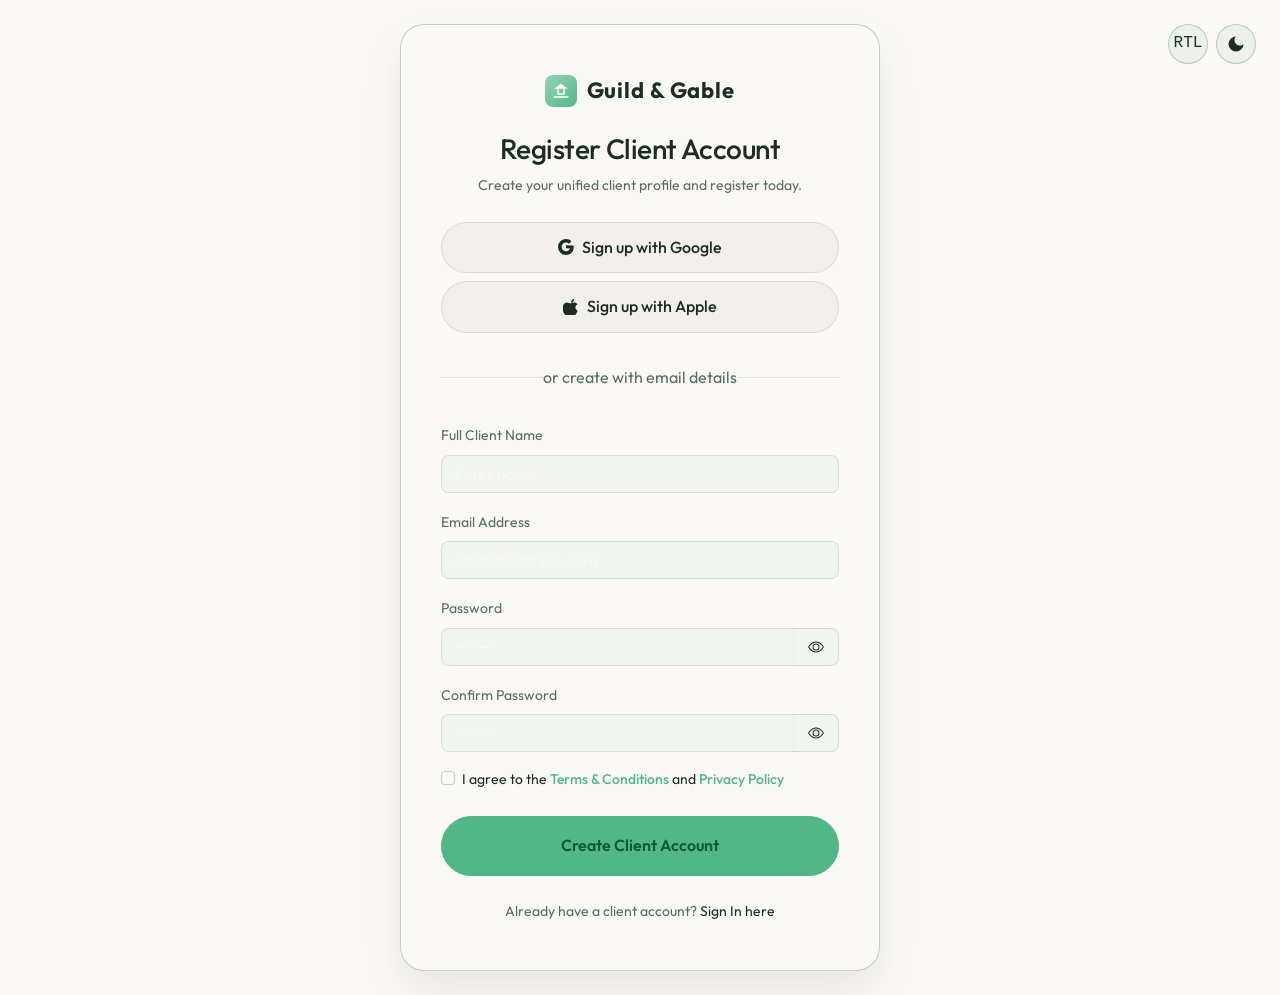
<file: register.html>
<!DOCTYPE html>
<html lang="en" dir="ltr" data-bs-theme="light">
<head>
  <meta charset="UTF-8">
  <meta name="viewport" content="width=device-width, initial-scale=1.0">
  <meta name="description" content="Register your Guild & Gable client account today. Access premium renovation milestone checkers and design plans.">
  <meta name="keywords" content="renovation register, sign up client account, fit-out booking registration">
  <meta name="author" content="Guild & Gable">
  <title>Guild & Gable — Client Registration</title>
  
  <!-- Favicon -->
  <link rel="icon" type="image/svg+xml" href="data:image/svg+xml,<svg xmlns='http://www.w3.org/2000/svg' viewBox='0 0 24 24' fill='%23D4AF37'><path d='M2 19h20v2H2zm10-17L3 9h4v8h10V9h4L12 2zm3 13H9V9h6v6z'/></svg>">

  <!-- Google Fonts - Outfit -->
  <link rel="preconnect" href="https://fonts.googleapis.com">
  <link rel="preconnect" href="https://fonts.gstatic.com" crossorigin>
  <link href="https://fonts.googleapis.com/css2?family=Outfit:wght@300;400;500;600&display=swap" rel="stylesheet">

  <!-- Bootstrap 5.3.3 CSS -->
  <link href="https://cdn.jsdelivr.net/npm/bootstrap@5.3.3/dist/css/bootstrap.min.css" rel="stylesheet" integrity="sha384-QWTKZyjpPEjISv5WaRU9OFeRpok6YctnYmDr5pNlyT2bRjXh0JMhjY6hW+ALEwIH" crossorigin="anonymous">

  <!-- Custom Stylesheets -->
  <link rel="stylesheet" href="assets/css/style.css">
  <link rel="stylesheet" href="assets/css/dark-mode.css">
  <link rel="stylesheet" href="assets/css/rtl.css">

  <style>
    body {
      background-color: var(--bg-main);
      min-height: 100vh;
      display: flex;
      align-items: center;
      justify-content: center;
      padding: 1.5rem;
      transition: background 0.3s ease, color 0.3s ease;
    }
    
    .auth-card {
      max-width: 480px;
      width: 100%;
      background: var(--bg-main);
      border: 1px solid var(--border-color);
      border-radius: 24px;
      padding: 3rem 2.5rem;
      box-shadow: 0 20px 40px rgba(53, 11, 36, 0.08);
      transition: var(--transition-smooth);
    }
    
    body.dark-mode .auth-card {
      background: rgba(15, 23, 42, 0.5);
      border-color: rgba(255, 255, 255, 0.08);
      box-shadow: var(--shadow-lg);
    }
    
    .social-btn {
      background: rgba(53, 11, 36, 0.04);
      border: 1px solid rgba(53, 11, 36, 0.1);
      color: var(--text-main);
      padding: 0.75rem 1rem;
      border-radius: 50px;
      font-weight: 500;
      transition: var(--transition-fast);
      display: inline-flex;
      align-items: center;
      justify-content: center;
      gap: 0.5rem;
      width: 100%;
    }
    
    .social-btn:hover {
      background: rgba(53, 11, 36, 0.08);
      color: var(--text-main);
      transform: translateY(-2px);
    }
    
    body.dark-mode .social-btn {
      background: rgba(255, 255, 255, 0.05);
      border-color: rgba(255, 255, 255, 0.15);
      color: var(--text-light);
    }
    
    body.dark-mode .social-btn:hover {
      background: rgba(255, 255, 255, 0.15);
      color: var(--text-light);
    }

    .divider {
      display: flex;
      align-items: center;
      text-align: center;
      color: var(--text-muted);
      margin: 2rem 0;
    }
    
    .divider::before, .divider::after {
      content: '';
      flex: 1;
      border-bottom: 1px solid rgba(53, 11, 36, 0.1);
    }
    
    body.dark-mode .divider {
      color: rgba(255, 255, 255, 0.45);
    }
    
    body.dark-mode .divider::before,
    body.dark-mode .divider::after {
      border-color: rgba(255, 255, 255, 0.15);
    }
    
    .utility-btn {
      border-color: var(--border-color) !important;
      color: var(--text-main) !important;
      transition: var(--transition-fast);
    }
    
    .utility-btn:hover {
      background: var(--primary) !important;
      color: var(--accent) !important;
      border-color: var(--primary) !important;
    }

    .auth-card a {
      text-decoration: none;
      transition: all 0.3s ease;
    }
    
    .auth-card a:hover {
      text-decoration: underline;
    }

    .terms-link {
      color: var(--accent);
      font-weight: 500;
      text-decoration: none;
      transition: all 0.25s ease;
      border-bottom: 1px solid transparent;
    }

    .terms-link:hover {
      color: var(--accent);
      border-bottom-color: var(--accent);
      text-decoration: none !important;
    }

    /* Light mode text/form-control overrides */
    body:not(.dark-mode) .auth-card h1,
    body:not(.dark-mode) .auth-card label,
    body:not(.dark-mode) .auth-card .text-white {
      color: var(--text-main) !important;
    }
    body:not(.dark-mode) .auth-card p,
    body:not(.dark-mode) .auth-card .text-white-50,
    body:not(.dark-mode) .auth-card .small {
      color: var(--text-muted) !important;
    }
    body:not(.dark-mode) .auth-card a {
      color: var(--accent) !important;
    }
    body:not(.dark-mode) .auth-card .terms-link {
      color: var(--accent) !important;
    }
    body:not(.dark-mode) .auth-card .form-control {
      background-color: rgba(10, 92, 54, 0.03) !important;
      border-color: rgba(10, 92, 54, 0.15) !important;
      color: var(--text-main) !important;
    }
    body:not(.dark-mode) .auth-card .form-control:focus {
      background-color: #ffffff !important;
      border-color: var(--accent) !important;
      box-shadow: 0 0 0 0.25rem rgba(82, 183, 136, 0.25) !important;
    }
    
    /* Light mode form check / input-group button overrides */
    body:not(.dark-mode) .auth-card .form-check-input {
      border-color: rgba(10, 92, 54, 0.25) !important;
    }
    body:not(.dark-mode) .auth-card .input-group .btn {
      background-color: rgba(10, 92, 54, 0.03) !important;
      border-color: rgba(10, 92, 54, 0.15) !important;
      color: var(--text-main) !important;
    }

    /* Small screens customization */
    @media (max-width: 576px) {
      .auth-card .form-check-label {
        font-size: 11px !important;
      }
      .auth-card .form-check-input {
        width: 12px !important;
        height: 12px !important;
      }
      .auth-card .terms-link {
        font-size: 11px !important;
      }
      .auth-card {
        margin-top: 60px !important;
        padding: 2.5rem 1.5rem !important;
      }
      .auth-toggles {
        position: absolute !important;
        top: 15px !important;
        right: 15px !important;
        left: auto !important;
        transform: none !important;
        margin: 0 !important;
        z-index: 1010;
      }
      body {
        display: flex !important;
        flex-direction: column !important;
        justify-content: flex-start !important;
        padding-top: 10px !important;
        padding-bottom: 24px !important;
      }
    }
  </style>
</head>
<body>

  <!-- Theme & RTL Toggles -->
  <div class="auth-toggles position-absolute top-0 end-0 m-4 d-flex gap-2" style="z-index: 1000;">
    <button class="utility-btn font-monospace" id="rtl-toggle" title="Toggle Text Direction" aria-label="Toggle RTL direction">RTL</button>
    <button class="utility-btn" id="theme-toggle" title="Toggle Light/Dark Mode" aria-label="Toggle dark mode">
      <svg xmlns="http://www.w3.org/2000/svg" width="20" height="20" fill="currentColor" viewBox="0 0 24 24"><path d="M12 3a6 6 0 0 0 9 9 9 9 0 1 1-9-9Z"/></svg>
    </button>
  </div>

  <!-- ==========================================================================
       Authentication Register Form
       ========================================================================== */ -->
  <div class="auth-card text-center reveal active">
    <!-- Brand Logo -->
    <a class="footer-logo justify-content-center mb-4" href="index.html">
      <div class="brand-icon">
        <svg xmlns="http://www.w3.org/2000/svg" viewBox="0 0 24 24" fill="currentColor">
          <path d="M2 19h20v2H2zm10-17L3 9h4v8h10V9h4L12 2zm3 13H9V9h6v6z"/>
        </svg>
      </div>
      <div class="brand-text text-start">
        <span class="brand-name">Guild & Gable</span>
        <span class="brand-sub"></span>
      </div>
    </a>

    <h1 class="h3 text-white mb-2" style="font-weight: 500;">Register Client Account</h1>
    <p class="text-white-50 small mb-4">Create your unified client profile and register today.</p>

    <!-- Social Sign Up buttons -->
    <div class="d-flex flex-column gap-2 mb-3">
      <button class="social-btn" type="button" onclick="socialSignup('Google')">
        <svg xmlns="http://www.w3.org/2000/svg" width="16" height="16" fill="currentColor" class="bi bi-google" viewBox="0 0 16 16"><path d="M15.545 6.558a9.4 9.4 0 0 1 .139 1.626c0 2.434-.87 4.492-2.384 5.885h.002C11.978 15.292 10.158 16 8 16A8 8 0 1 1 8 0c2.158 0 4 .799 5.418 2.301l-2.432 2.432C10.02 3.791 9.122 3.4 8 3.4c-2.445 0-4.437 1.992-4.437 4.437s1.992 4.437 4.437 4.437c2.827 0 3.87-1.992 4.04-3.036H8v-3.036z"/></svg>
        Sign up with Google
      </button>
      <button class="social-btn" type="button" onclick="socialSignup('Apple')">
        <svg xmlns="http://www.w3.org/2000/svg" width="16" height="16" fill="currentColor" class="bi bi-apple" viewBox="0 0 16 16"><path d="M11.182.008C11.148-.03 9.923.023 8.857 1.18c-1.066 1.156-.902 2.482-.878 2.516s1.202-.087 2.22-1.258C11.217 1.282 11.206.046 11.182.008m3.314 11.733c-.048-.096-2.325-1.234-2.113-3.422.212-2.189 2.225-2.869 2.225-2.869-1.094-1.628-2.807-1.846-3.38-1.896-1.575-.192-3.084.881-3.864.881-.79 0-1.996-.86-3.23-.836-1.58.026-3.036.902-3.842 2.28-1.636 2.784-.419 6.892 1.171 9.145.78 1.093 1.688 2.302 2.871 2.261 1.146-.04 1.58-.724 2.955-.724 1.365 0 1.77.724 2.97.704 1.218-.02 2.012-1.127 2.783-2.24 1.002-1.455 1.41-2.866 1.428-2.937a1.05 1.05 0 0 1-.005-.002z"/></svg>
        Sign up with Apple
      </button>
    </div>

    <div class="divider">or create with email details</div>

    <!-- Credentials Form -->
    <form id="registerForm" class="text-start">
      <div class="mb-3">
        <label class="form-label text-white small">Full Client Name</label>
        <input type="text" class="form-control rounded-3 bg-opacity-10 bg-white border border-white border-opacity-25 text-white" placeholder="Enter name" required>
      </div>
      <div class="mb-3">
        <label class="form-label text-white small">Email Address</label>
        <input type="email" class="form-control rounded-3 bg-opacity-10 bg-white border border-white border-opacity-25 text-white" placeholder="email@address.com" required>
      </div>
      <div class="mb-3">
        <label class="form-label text-white small">Password</label>
        <div class="input-group">
          <input type="password" id="regPassword" class="form-control rounded-start-3 bg-opacity-10 bg-white border border-white border-opacity-25 text-white border-end-0" placeholder="••••••••" required>
          <button class="btn border border-white border-opacity-25 border-start-0 bg-opacity-10 bg-white text-white rounded-end-3 d-flex align-items-center justify-content-center toggle-pwd-btn" type="button" style="width:46px;">
            <svg class="eye-icon" xmlns="http://www.w3.org/2000/svg" width="16" height="16" fill="currentColor" viewBox="0 0 16 16"><path d="M16 8s-3-5.5-8-5.5S0 8 0 8s3 5.5 8 5.5S16 8 16 8zM1.173 8a13.133 13.133 0 0 1 1.66-2.043C4.12 4.668 5.88 3.5 8 3.5c2.12 0 3.879 1.168 5.168 2.457A13.133 13.133 0 0 1 14.828 8c-.058.087-.122.183-.195.288-.335.48-.83 1.12-1.465 1.755C11.879 11.332 10.119 12.5 8 12.5c-2.12 0-3.879-1.168-5.168-2.457A13.134 13.134 0 0 1 1.172 8z"/><path d="M8 5.5a2.5 2.5 0 1 0 0 5 2.5 2.5 0 0 0 0-5zM4.5 8a3.5 3.5 0 1 1 7 0 3.5 3.5 0 0 1-7 0z"/></svg>
            <svg class="eye-slash-icon d-none" xmlns="http://www.w3.org/2000/svg" width="16" height="16" fill="currentColor" viewBox="0 0 16 16"><path d="M13.359 11.238C15.06 9.72 16 8 16 8s-3-5.5-8-5.5a7.028 7.028 0 0 0-2.79.588l.77.771A5.944 5.944 0 0 1 8 3.5c2.12 0 3.879 1.168 5.168 2.457A13.134 13.134 0 0 1 14.828 8c-.058.087-.122.183-.195.288-.335.48-.83 1.12-1.465 1.755-.165.165-.337.328-.517.486z"/><path d="M11.297 9.176a3.5 3.5 0 0 0-4.474-4.474l.823.823a2.5 2.5 0 0 1 2.829 2.829zm-2.943 1.299.822.822a3.5 3.5 0 0 1-4.474-4.474l.823.823a2.5 2.5 0 0 0 2.829 2.829"/><path d="M3.35 5.47c-.18.16-.353.322-.518.487A13.134 13.134 0 0 0 1.172 8l.195.288c.335.48.83 1.12 1.465 1.755C4.121 11.332 5.881 12.5 8 12.5c.716 0 1.39-.133 2.02-.36l.77.772A7.029 7.029 0 0 1 8 13.5C3 13.5 0 8 0 8s.939-1.721 2.641-3.238l.708.709zm10.296 8.884-12-12 .708-.708 12 12-.708.708z"/></svg>
          </button>
        </div>
      </div>
      <div class="mb-3">
        <label class="form-label text-white small">Confirm Password</label>
        <div class="input-group">
          <input type="password" id="regConfirmPassword" class="form-control rounded-start-3 bg-opacity-10 bg-white border border-white border-opacity-25 text-white border-end-0" placeholder="••••••••" required>
          <button class="btn border border-white border-opacity-25 border-start-0 bg-opacity-10 bg-white text-white rounded-end-3 d-flex align-items-center justify-content-center toggle-pwd-btn" type="button" style="width:46px;">
            <svg class="eye-icon" xmlns="http://www.w3.org/2000/svg" width="16" height="16" fill="currentColor" viewBox="0 0 16 16"><path d="M16 8s-3-5.5-8-5.5S0 8 0 8s3 5.5 8 5.5S16 8 16 8zM1.173 8a13.133 13.133 0 0 1 1.66-2.043C4.12 4.668 5.88 3.5 8 3.5c2.12 0 3.879 1.168 5.168 2.457A13.133 13.133 0 0 1 14.828 8c-.058.087-.122.183-.195.288-.335.48-.83 1.12-1.465 1.755C11.879 11.332 10.119 12.5 8 12.5c-2.12 0-3.879-1.168-5.168-2.457A13.134 13.134 0 0 1 1.172 8z"/><path d="M8 5.5a2.5 2.5 0 1 0 0 5 2.5 2.5 0 0 0 0-5zM4.5 8a3.5 3.5 0 1 1 7 0 3.5 3.5 0 0 1-7 0z"/></svg>
            <svg class="eye-slash-icon d-none" xmlns="http://www.w3.org/2000/svg" width="16" height="16" fill="currentColor" viewBox="0 0 16 16"><path d="M13.359 11.238C15.06 9.72 16 8 16 8s-3-5.5-8-5.5a7.028 7.028 0 0 0-2.79.588l.77.771A5.944 5.944 0 0 1 8 3.5c2.12 0 3.879 1.168 5.168 2.457A13.134 13.134 0 0 1 14.828 8c-.058.087-.122.183-.195.288-.335.48-.83 1.12-1.465 1.755-.165.165-.337.328-.517.486z"/><path d="M11.297 9.176a3.5 3.5 0 0 0-4.474-4.474l.823.823a2.5 2.5 0 0 1 2.829 2.829zm-2.943 1.299.822.822a3.5 3.5 0 0 1-4.474-4.474l.823.823a2.5 2.5 0 0 0 2.829 2.829"/><path d="M3.35 5.47c-.18.16-.353.322-.518.487A13.134 13.134 0 0 0 1.172 8l.195.288c.335.48.83 1.12 1.465 1.755C4.121 11.332 5.881 12.5 8 12.5c.716 0 1.39-.133 2.02-.36l.77.772A7.029 7.029 0 0 1 8 13.5C3 13.5 0 8 0 8s.939-1.721 2.641-3.238l.708.709zm10.296 8.884-12-12 .708-.708 12 12-.708.708z"/></svg>
          </button>
        </div>
        <div class="invalid-feedback text-warning" id="confirmPassFeedback">Passwords do not match.</div>
      </div>
 
      <div class="mb-4 form-check text-white small">
        <input type="checkbox" class="form-check-input bg-transparent border border-white border-opacity-25" id="agreeTerms" required>
        <label class="form-check-label" for="agreeTerms">
          I agree to the <a href="coming-soon.html" class="terms-link" target="_blank">Terms &amp; Conditions</a> and <a href="coming-soon.html" class="terms-link" target="_blank">Privacy Policy</a>
        </label>
      </div>

      <button type="submit" class="btn-premium-secondary w-100 justify-content-center py-3">Create Client Account</button>
    </form>

    <div class="mt-4 text-white-50 small">
      Already have a client account? <a href="login.html" class="text-white">Sign In here</a>
    </div>
  </div>

  <!-- Core Javascript -->
  <script src="assets/js/main.js"></script>

  <script>
    const passwordInput = document.getElementById('regPassword');
    const confirmInput = document.getElementById('regConfirmPassword');
    const feedback = document.getElementById('confirmPassFeedback');
    
    // Toggle password visibility
    document.querySelectorAll('.toggle-pwd-btn').forEach(btn => {
      btn.addEventListener('click', function() {
        const input = this.previousElementSibling;
        const eyeIcon = this.querySelector('.eye-icon');
        const eyeSlashIcon = this.querySelector('.eye-slash-icon');
        const isPassword = input.getAttribute('type') === 'password';
        
        input.setAttribute('type', isPassword ? 'text' : 'password');
        if (isPassword) {
          eyeIcon.classList.add('d-none');
          eyeSlashIcon.classList.remove('d-none');
        } else {
          eyeIcon.classList.remove('d-none');
          eyeSlashIcon.classList.add('d-none');
        }
      });
    });
    
    document.getElementById('registerForm').addEventListener('submit', (e) => {
      e.preventDefault();
      
      if (passwordInput.value !== confirmInput.value) {
        confirmInput.classList.add('is-invalid');
        feedback.style.display = 'block';
        return;
      }
      
      confirmInput.classList.remove('is-invalid');
      feedback.style.display = 'none';
      
      const submitBtn = e.target.querySelector('button[type="submit"]');
      submitBtn.disabled = true;
      submitBtn.innerHTML = '<span class="spinner-border spinner-border-sm" role="status" aria-hidden="true"></span> Registering Client...';
      
      setTimeout(() => {
        window.location.href = 'dashboard.html';
      }, 1000);
    });

    function socialSignup(service) {
      alert(`Linking registration profiles to ${service} oauth API...`);
      window.location.href = 'dashboard.html';
    }
  </script>
</body>
</html>
</file>
<file: assets/css/style.css>
/* ==========================================================================
   NEXSHOT — Badminton & Performance Center Base Stylesheet
   ========================================================================== */

/* Import Google Font 'Outfit' */
@import url('https://fonts.googleapis.com/css2?family=Outfit:wght@300;400;500;600&display=swap');

:root {
  /* Brand Colors */
  --primary: #0A5C36;          /* Elegant Emerald Green */
  --primary-rgb: 10, 92, 54;
  --accent: #52B788;           /* Vibrant Mint Green */
  --accent-rgb: 82, 183, 136;
  --electric-blue: #95D5B2;    /* Soft Sage Green */
  --electric-blue-rgb: 149, 213, 178;
  
  /* Theme Colors (Light Theme Default) */
  --bg-main: #FAF9F6;          /* Alabaster Off-White */
  --bg-card: rgba(255, 255, 255, 0.95);
  --bg-navbar: rgba(250, 249, 246, 0.95);
  --border-color: rgba(10, 92, 54, 0.25);
  --text-main: #1C2E24;        /* Deep Forest Green/Black */
  --text-muted: #566D60;       /* Muted Sage */
  --text-light: #FAF9F6;
  
  /* Font Family */
  --font-sans: 'Outfit', sans-serif;
  
  /* Layout */
  --header-height: 80px;
  --transition-smooth: all 0.4s cubic-bezier(0.16, 1, 0.3, 1);
  --transition-fast: all 0.25s ease;
  
  /* Shadows & Glassmorphism */
  --shadow-sm: 0 2px 8px rgba(10, 92, 54, 0.05);
  --shadow-md: 0 10px 30px rgba(10, 92, 54, 0.08);
  --shadow-lg: 0 20px 40px rgba(10, 92, 54, 0.12);
  --glass-border: 1px solid rgba(255, 255, 255, 0.4);
  --glass-shadow: 0 8px 32px 0 rgba(82, 183, 136, 0.06);
}

/* ==========================================================================
   Base & Typography
   ========================================================================== */
* {
  box-sizing: border-box;
  margin: 0;
  padding: 0;
}

body {
  font-family: var(--font-sans);
  background-color: var(--bg-main);
  color: var(--text-main);
  line-height: 1.6;
  font-size: 16px;
  overflow-x: hidden;
  transition: var(--transition-smooth);
}

h1, h2, h3, h4, h5, h6 {
  font-family: var(--font-sans);
  font-weight: 500;
  color: var(--text-main);
  line-height: 1.15;
  letter-spacing: -0.02em;
}

h1 { font-size: clamp(40px, 8vw, 84px); }
h2 { font-size: clamp(32px, 6vw, 56px); }

p {
  font-size: clamp(14px, 2vw, 18px);
  color: var(--text-muted);
  line-height: 1.7;
}

a {
  text-decoration: none;
  color: inherit;
  transition: var(--transition-fast);
}

/* ==========================================================================
   Premium Components & Utilities
   ========================================================================== */

/* Glassmorphism Cards */
.glass-card {
  background: var(--bg-card);
  backdrop-filter: blur(16px);
  -webkit-backdrop-filter: blur(16px);
  border: var(--glass-border);
  border-radius: 16px;
  box-shadow: var(--glass-shadow);
  padding: 2.5rem;
  transition: var(--transition-smooth);
}

.glass-card:hover {
  transform: translateY(-6px);
  box-shadow: 0 20px 40px rgba(0, 82, 255, 0.1);
  border-color: rgba(var(--electric-blue-rgb), 0.25);
}

/* Premium Buttons */
.btn-premium-primary {
  background: var(--primary);
  color: var(--text-light);
  font-weight: 500;
  padding: 0.8rem 2rem;
  border-radius: 50px;
  border: 1px solid var(--primary);
  display: inline-flex;
  align-items: center;
  gap: 0.5rem;
  position: relative;
  overflow: hidden;
  z-index: 1;
  transition: var(--transition-smooth);
}

.btn-premium-primary::before {
  content: '';
  position: absolute;
  top: 0; left: 0;
  width: 100%; height: 100%;
  background: var(--electric-blue);
  z-index: -1;
  transform: scaleX(0);
  transform-origin: right;
  transition: transform 0.5s cubic-bezier(0.16, 1, 0.3, 1);
}

.btn-premium-primary:hover {
  color: var(--primary);
  border-color: var(--electric-blue);
  box-shadow: 0 12px 28px rgba(0, 82, 255, 0.35);
  transform: translateY(-2px);
  letter-spacing: 0.01em;
}

.btn-premium-primary:hover::before {
  transform: scaleX(1);
  transform-origin: left;
}

.btn-premium-secondary {
  background: var(--accent);
  color: var(--primary);
  font-weight: 600;
  padding: 0.8rem 2rem;
  border-radius: 50px;
  border: 1px solid var(--accent);
  display: inline-flex;
  align-items: center;
  gap: 0.5rem;
  transition: var(--transition-smooth);
}

.btn-premium-secondary:hover {
  background: var(--primary);
  color: var(--accent);
  border-color: var(--accent);
  transform: translateY(-2px);
  box-shadow: 0 12px 28px rgba(10, 30, 54, 0.35);
}

.btn-premium-outline {
  background: transparent;
  color: var(--text-main);
  font-weight: 500;
  padding: 0.8rem 2rem;
  border-radius: 50px;
  border: 1.5px solid var(--border-color);
  display: inline-flex;
  align-items: center;
  gap: 0.5rem;
  transition: var(--transition-smooth);
}

.btn-premium-outline:hover {
  background: var(--electric-blue);
  color: var(--primary);
  border-color: var(--electric-blue);
  transform: translateY(-2px);
  box-shadow: 0 12px 28px rgba(0, 82, 255, 0.3);
}

.btn-home1-contrast {
  color: var(--text-light);
  border-color: rgba(255, 255, 255, 0.35);
}

.btn-home1-contrast:hover {
  background: var(--text-light);
  color: var(--primary);
  border-color: var(--text-light);
}

/* Sections Styling */
section {
  padding: 100px 0;
  position: relative;
}

.section-tag {
  color: var(--primary);
  font-size: 0.85rem;
  text-transform: uppercase;
  letter-spacing: 0.18em;
  font-weight: 600;
  display: block;
  margin-bottom: 1rem;
}

/* Make section tags pop inside all hero banner sections with background and border badge */
.hero-classic .section-tag,
.hero-luxury .section-tag,
.page-hero .section-tag {
  display: inline-block !important;
  background: rgba(10, 30, 54, 0.65) !important;
  backdrop-filter: blur(12px) !important;
  -webkit-backdrop-filter: blur(12px) !important;
  border: 1.5px solid rgba(82, 183, 136, 0.45) !important;
  color: var(--accent) !important;
  font-weight: 700 !important;
  letter-spacing: 0.18em !important;
  padding: 0.4rem 1.25rem !important;
  border-radius: 50px !important;
  box-shadow: 0 6px 20px rgba(0, 0, 0, 0.25) !important;
  margin-bottom: 1.25rem !important;
  text-shadow: none !important;
}

/* High contrast overrides for section-tags inside primary green sections */
section.bg-primary .section-tag,
.bg-primary .section-tag {
  color: #A7E9CB !important;
  font-weight: 700 !important;
  text-shadow: none !important;
}

.text-main {
  color: var(--text-main) !important;
}

.section-title {
  font-size: clamp(28px, 4vw, 48px);
  margin-bottom: 1.5rem;
  max-width: 600px;
  color: var(--text-main);
}

/* ==========================================================================
   Header & Navigation
   ========================================================================== */
.navbar-rallyx {
  position: fixed;
  top: 0; left: 0; right: 0;
  z-index: 1030;
  height: var(--header-height);
  background: var(--bg-navbar);
  backdrop-filter: blur(12px);
  -webkit-backdrop-filter: blur(12px);
  border-bottom: 1px solid var(--border-color);
  transition: var(--transition-smooth);
}

.navbar-rallyx > .container {
  height: 100%;
  display: flex;
  align-items: center;
  justify-content: space-between;
  flex-wrap: nowrap !important;
}

.navbar-rallyx.scrolled {
  height: 70px;
  background: var(--bg-navbar);
  box-shadow: var(--shadow-sm);
}

/* NEXSHOT Brand Logo */
.navbar-brand-logo {
  display: flex;
  align-items: center;
  gap: 0.5rem;
  font-size: 22px;
  font-weight: 700;
  letter-spacing: 0.06em;
  color: var(--electric-blue) !important;
}

.navbar-brand-logo .brand-icon {
  width: 34px;
  height: 34px;
  background: linear-gradient(135deg, var(--electric-blue), var(--accent));
  border-radius: 10px;
  display: flex;
  align-items: center;
  justify-content: center;
  flex-shrink: 0;
  transition: var(--transition-smooth);
}

.navbar-brand-logo .brand-icon svg {
  fill: #ffffff;
  width: 20px;
  height: 20px;
}

.navbar-brand-logo .brand-name {
  color: var(--text-main) !important;
  font-weight: 700;
  letter-spacing: 0.04em;
}

.navbar-brand-logo .brand-sub {
  color: var(--text-muted) !important;
  font-size: 10px;
  font-weight: 500;
  letter-spacing: 0.08em;
  text-transform: uppercase;
  display: block;
  line-height: 1;
}

.navbar-brand-logo:hover .brand-icon {
  transform: rotate(-8deg) scale(1.05);
}

.navbar-brand-logo .brand-text {
  display: flex;
  flex-direction: column;
  justify-content: center;
}

.navbar-rallyx .nav-link {
  font-weight: 500;
  font-size: 0.95rem;
  color: var(--text-main);
  padding: 0.4rem 1rem !important;
  border: 1px solid transparent;
  border-radius: 30px;
  transition: var(--transition-fast);
  white-space: nowrap;
  display: inline-flex;
  align-items: center;
}

.navbar-rallyx .nav-link:hover {
  color: var(--primary);
}

.navbar-rallyx .nav-link.active {
  border-color: var(--primary);
  color: var(--primary);
}

.navbar-rallyx .dropdown-toggle::after {
  margin-left: 0.55rem;
  margin-right: 0;
  vertical-align: 0.15em;
  transition: transform 0.25s ease;
}

/* Dropdown Menu Item Styling */
.navbar-rallyx .dropdown-menu .dropdown-item {
  color: var(--text-main);
  transition: var(--transition-fast);
}

.navbar-rallyx .dropdown-menu .dropdown-item:hover {
  background: rgba(var(--primary-rgb), 0.05);
  color: var(--primary);
}

.navbar-rallyx .dropdown-menu .dropdown-item.active {
  background: var(--primary);
  color: var(--text-light);
}

@media (min-width: 992px) {
  .navbar-rallyx .navbar-nav { align-items: center; }
  .navbar-rallyx .navbar-collapse {
    align-items: center;
    flex-wrap: nowrap !important;
  }
  .navbar-rallyx .navbar-collapse > div { flex-wrap: nowrap !important; }
}

@media (min-width: 992px) and (max-width: 1280px) {
  .navbar-rallyx .nav-link {
    padding: 0.4rem 0.5rem !important;
    font-size: 0.85rem;
  }
  .navbar-rallyx .navbar-collapse > div { gap: 0.25rem !important; }
  .navbar-rallyx .btn-premium-primary,
  .navbar-rallyx .btn-premium-outline,
  .navbar-rallyx .btn-premium-secondary {
    padding: 0.55rem 1.2rem !important;
    font-size: 0.85rem;
  }
  .navbar-rallyx .utility-btn { width: 36px; height: 36px; }
}

/* Align utility buttons height with premium buttons in the header */
@media (min-width: 992px) {
  .navbar-rallyx .utility-btn {
    height: 44px;
    width: 44px;
  }
}
@media (min-width: 1280px) {
  .navbar-rallyx .utility-btn {
    height: 50px;
    width: 50px;
  }
  .navbar-rallyx .btn-premium-primary,
  .navbar-rallyx .btn-premium-outline,
  .navbar-rallyx .btn-premium-secondary {
    height: 50px;
    display: inline-flex;
    align-items: center;
    justify-content: center;
  }
}
@media (min-width: 992px) and (max-width: 1279px) {
  .navbar-rallyx .utility-btn {
    height: 38px;
    width: 38px;
  }
  .navbar-rallyx .btn-premium-primary,
  .navbar-rallyx .btn-premium-outline,
  .navbar-rallyx .btn-premium-secondary {
    height: 38px;
    display: inline-flex;
    align-items: center;
    justify-content: center;
  }
}

/* Theme / RTL Toggles */
.utility-btn {
  background: rgba(10, 92, 54, 0.05);
  border: 1.5px solid var(--primary);
  color: var(--primary);
  width: 40px;
  height: 40px;
  border-radius: 50%;
  display: flex;
  align-items: center;
  justify-content: center;
  cursor: pointer;
  transition: all 0.4s cubic-bezier(0.16, 1, 0.3, 1);
}

.utility-btn:hover {
  background: var(--primary);
  color: var(--text-light);
  border-color: var(--primary);
  transform: rotate(15deg) scale(1.08);
}

/* Mobile Hamburger */
.navbar-toggler {
  border: none;
  padding: 0;
  width: 30px;
  height: 24px;
  position: relative;
  transition: var(--transition-fast);
}
.navbar-toggler:focus { box-shadow: none; }

.navbar-toggler-bar {
  display: block;
  width: 100%;
  height: 2px;
  background: var(--text-main);
  position: absolute;
  left: 0;
  transition: var(--transition-smooth);
}
.navbar-toggler-bar:nth-child(1) { top: 0; }
.navbar-toggler-bar:nth-child(2) { top: 11px; }
.navbar-toggler-bar:nth-child(3) { top: 22px; }

.navbar-toggler[aria-expanded="true"] .navbar-toggler-bar:nth-child(1) {
  transform: translateY(11px) rotate(45deg);
}
.navbar-toggler[aria-expanded="true"] .navbar-toggler-bar:nth-child(2) {
  opacity: 0;
}
.navbar-toggler[aria-expanded="true"] .navbar-toggler-bar:nth-child(3) {
  transform: translateY(-11px) rotate(-45deg);
}

@media (max-width: 991.98px) {
  .navbar-collapse-mobile {
    position: fixed;
    top: var(--header-height);
    left: 0;
    width: 100vw;
    height: calc(100vh - var(--header-height));
    background: var(--bg-main) !important;
    z-index: 1040;
    padding: 2.5rem 1.5rem;
    overflow-y: auto;
    transform: translateX(-100%);
    transition: var(--transition-smooth);
    display: flex;
    flex-direction: column;
  }
  .navbar-collapse-mobile.show { transform: translateX(0); }
  .navbar-rallyx.scrolled .navbar-collapse-mobile {
    top: 70px;
    height: calc(100vh - 70px);
  }
  
  .navbar-rallyx .navbar-nav { 
    text-align: center !important; 
    margin-bottom: 2rem;
    width: 100%;
  }
  
  .navbar-rallyx .navbar-nav .nav-item {
    margin-bottom: 0.75rem;
    width: 100%;
    display: flex;
    justify-content: center;
  }
  
  .navbar-rallyx .navbar-nav .nav-link {
    font-size: 1.25rem !important;
    font-weight: 600 !important;
    color: var(--text-main) !important;
    padding: 0.8rem 1.8rem !important;
    border-radius: 12px;
    background: transparent !important;
    border: 1px solid transparent !important;
    display: inline-flex;
    align-items: center;
    justify-content: center;
    gap: 0.5rem;
    transition: var(--transition-fast);
  }
  
  .navbar-rallyx .navbar-nav .nav-link:hover,
  .navbar-rallyx .navbar-nav .nav-link.active {
    color: var(--accent) !important;
    background: rgba(var(--primary-rgb), 0.05) !important;
    border-color: rgba(var(--accent-rgb), 0.15) !important;
  }
  
  /* Dropdown styling for inline collapse on mobile */
  .navbar-collapse-mobile .dropdown-menu {
    position: static !important;
    float: none;
    background: rgba(var(--primary-rgb), 0.03) !important;
    border: none !important;
    box-shadow: none !important;
    margin-top: 0.5rem;
    padding: 0.5rem !important;
    width: 100%;
    border-radius: 12px;
    transform: none !important;
    text-align: center !important;
  }
  
  .navbar-collapse-mobile .dropdown-item {
    font-size: 1.05rem !important;
    padding: 0.7rem 1.2rem !important;
    color: var(--text-muted) !important;
    text-align: center !important;
    border-radius: 8px;
    transition: var(--transition-fast);
  }
  
  .navbar-collapse-mobile .dropdown-item:hover {
    color: var(--accent) !important;
    background: rgba(var(--accent-rgb), 0.05) !important;
  }
  
  .navbar-collapse-mobile .d-flex.align-items-center {
    margin-top: auto;
    padding-top: 1.5rem;
    border-top: 1px solid var(--border-color);
    justify-content: center;
    flex-wrap: wrap;
    width: 100%;
    gap: 1rem !important;
  }
  
  .navbar-collapse-mobile .btn-premium-outline,
  .navbar-collapse-mobile .btn-premium-primary {
    flex: 0 0 100%;
    justify-content: center;
    text-align: center;
    max-width: 100%;
  }

  .navbar-collapse-mobile .utility-btn {
    flex: 0 0 auto !important;
    width: 48px !important;
    height: 48px !important;
    border-radius: 50% !important;
    padding: 0 !important;
  }
  
  .reveal-left, .reveal-right {
    opacity: 0;
    transform: translateY(20px);
    transition: opacity 0.7s cubic-bezier(0.16, 1, 0.3, 1), transform 0.7s cubic-bezier(0.16, 1, 0.3, 1);
  }
  .reveal-left.active, .reveal-right.active {
    opacity: 1;
    transform: translateY(0);
  }

  /* Spacing overrides for tablets (768px and up) inside mobile collapse */
  @media (min-width: 768px) {
    .navbar-collapse-mobile {
      padding: 4.5rem 3.5rem !important;
    }
    .navbar-rallyx .navbar-nav .nav-item {
      margin-bottom: 1.5rem !important;
    }
  }
}

/* ==========================================================================
   Animations & Scroll Reveal
   ========================================================================== */
.reveal {
  opacity: 0;
  transform: translateY(30px);
  transition: opacity 0.8s cubic-bezier(0.16, 1, 0.3, 1), transform 0.8s cubic-bezier(0.16, 1, 0.3, 1);
}
.reveal.active { opacity: 1; transform: translateY(0); }

.reveal-left {
  opacity: 0;
  transform: translateX(-30px);
  transition: opacity 0.8s cubic-bezier(0.16, 1, 0.3, 1), transform 0.8s cubic-bezier(0.16, 1, 0.3, 1);
}
.reveal-left.active { opacity: 1; transform: translateX(0); }

.reveal-right {
  opacity: 0;
  transform: translateX(30px);
  transition: opacity 0.8s cubic-bezier(0.16, 1, 0.3, 1), transform 0.8s cubic-bezier(0.16, 1, 0.3, 1);
}
.reveal-right.active { opacity: 1; transform: translateX(0); }

@keyframes float {
  0% { transform: translateY(0px) rotate(0deg); }
  50% { transform: translateY(-12px) rotate(3deg); }
  100% { transform: translateY(0px) rotate(0deg); }
}
.floating-shuttle { animation: float 6s ease-in-out infinite; }

@keyframes pulse-accent {
  0% { box-shadow: 0 0 0 0 rgba(204, 255, 0, 0.4); }
  70% { box-shadow: 0 0 0 15px rgba(204, 255, 0, 0); }
  100% { box-shadow: 0 0 0 0 rgba(204, 255, 0, 0); }
}
.pulse-button { animation: pulse-accent 2s infinite; }

/* Skeleton Loading */
.skeleton {
  background: linear-gradient(90deg, var(--border-color) 25%, rgba(var(--primary-rgb), 0.05) 50%, var(--border-color) 75%);
  background-size: 200% 100%;
  animation: loading-skeleton 1.5s infinite;
  border-radius: 4px;
}
.skeleton-text { height: 16px; margin-bottom: 12px; width: 100%; }
.skeleton-title { height: 28px; margin-bottom: 20px; width: 60%; }
.skeleton-rect { height: 200px; width: 100%; border-radius: 12px; }

@keyframes loading-skeleton {
  0% { background-position: 200% 0; }
  100% { background-position: -200% 0; }
}

/* ==========================================================================
   Footer
   ========================================================================== */
.footer-rallyx {
  background: var(--bg-navbar);
  color: var(--text-muted);
  padding: 80px 0 30px;
  border-top: 1px solid var(--border-color);
}

.footer-logo {
  font-size: 22px;
  font-weight: 700;
  letter-spacing: 0.04em;
  color: var(--electric-blue) !important;
  display: flex;
  align-items: center;
  gap: 0.6rem;
  margin-bottom: 1.5rem;
}

.footer-logo .brand-icon {
  width: 32px;
  height: 32px;
  background: linear-gradient(135deg, var(--electric-blue), var(--accent));
  border-radius: 8px;
  display: flex;
  align-items: center;
  justify-content: center;
}

.footer-logo .brand-icon svg { fill: #fff; width: 18px; height: 18px; }

.footer-logo .brand-name {
  color: var(--text-main) !important;
  font-weight: 700;
}

.footer-logo:hover .brand-icon {
  transform: rotate(-8deg) scale(1.05);
}

.footer-logo .brand-text {
  display: flex;
  flex-direction: column;
  justify-content: center;
}

.footer-logo .brand-sub {
  color: var(--text-muted) !important;
  font-size: 9px;
  font-weight: 500;
  letter-spacing: 0.08em;
  text-transform: uppercase;
  display: block;
  line-height: 1;
}

.footer-desc {
  color: var(--text-muted);
  max-width: 320px;
  margin-bottom: 2rem;
  font-size: 0.95rem;
}

.footer-socials { display: flex; gap: 1rem; }

.footer-social-link {
  width: 40px;
  height: 40px;
  background: var(--bg-card);
  border-radius: 50%;
  display: flex;
  align-items: center;
  justify-content: center;
  color: var(--text-main);
  border: 1px solid var(--border-color);
  transition: var(--transition-fast);
}

.footer-social-link:hover {
  background: var(--accent);
  color: var(--primary);
  border-color: var(--accent);
  transform: translateY(-3px);
}

.footer-title {
  font-size: 1rem;
  font-weight: 600;
  margin-bottom: 1.5rem;
  color: var(--text-main);
  letter-spacing: 0.02em;
}

.footer-links { list-style: none; padding-left: 0; }
.footer-links li { margin-bottom: 0.8rem; }
.footer-links a {
  color: var(--text-muted);
  transition: var(--transition-fast);
  font-size: 0.92rem;
}
.footer-links a:hover { color: var(--accent); padding-left: 5px; }

.footer-newsletter p {
  color: var(--text-muted);
  font-size: 0.92rem;
}

.newsletter-form .input-group { flex-wrap: nowrap; align-items: stretch; }
.newsletter-form .form-control {
  background: var(--bg-card);
  border: 1px solid var(--border-color);
  color: var(--text-main);
  border-radius: 50px 0 0 50px;
  padding: 0.75rem 1.5rem;
  font-size: 0.95rem;
}
.newsletter-form .form-control:focus {
  background: rgba(255, 255, 255, 0.1);
  border-color: var(--accent);
  box-shadow: none;
}
.newsletter-form .form-control::placeholder,
.auth-card .form-control::placeholder {
  color: rgba(255, 255, 255, 0.4);
  opacity: 1;
}

.newsletter-btn {
  background: var(--accent);
  border: 1px solid var(--accent);
  color: var(--primary);
  min-width: 64px;
  padding: 0 1.1rem;
  border-radius: 0 50px 50px 0;
  display: flex;
  align-items: center;
  justify-content: center;
  cursor: pointer;
  transition: var(--transition-fast);
}
.newsletter-btn:hover {
  transform: scale(1.05);
  background: var(--primary);
  border-color: var(--primary);
  color: var(--accent);
  box-shadow: 0 8px 20px rgba(0, 0, 0, 0.25);
}

.footer-bottom {
  margin-top: 60px;
  padding-top: 30px;
  border-top: 1px solid var(--border-color);
  font-size: 0.9rem;
  color: var(--text-muted);
}
.footer-bottom a {
  color: var(--text-muted);
  transition: var(--transition-fast);
}
.footer-bottom a:hover { color: var(--accent); }

.back-to-top {
  position: fixed;
  bottom: 30px;
  right: 30px;
  width: 48px;
  height: 48px;
  background: var(--accent);
  color: var(--primary);
  border: none;
  border-radius: 50%;
  display: flex;
  align-items: center;
  justify-content: center;
  cursor: pointer;
  opacity: 0;
  visibility: hidden;
  box-shadow: 0 10px 20px rgba(0, 0, 0, 0.15);
  z-index: 999;
  transition: var(--transition-smooth);
}
.back-to-top.show { opacity: 1; visibility: visible; }
.back-to-top:hover {
  background: var(--primary);
  color: var(--accent);
  transform: translateY(-5px);
  border: 1px solid var(--accent);
}

/* ==========================================================================
   Home 1 (Classic) Hero Section
   ========================================================================== */
.hero-classic {
  min-height: 100vh;
  position: relative;
  display: flex;
  align-items: center;
  background-color: var(--primary);
  background-image: url('https://www.customfurnish.com/blogs/wp-content/uploads/2025/02/Living_-3-3.webp');
  background-size: cover;
  background-position: center right;
  background-repeat: no-repeat;
  overflow: hidden;
  padding-top: var(--header-height);
}

.hero-classic-overlay {
  position: absolute;
  top: 0; left: 0;
  width: 100%; height: 100%;
  background: linear-gradient(90deg,
    rgba(10, 30, 54, 0.92) 0%,
    rgba(10, 30, 54, 0.3) 60%,
    rgba(204, 255, 0, 0.08) 100%
  );
  z-index: 1;
}

.hero-classic-content { position: relative; z-index: 2; }

.hero-classic .headline {
  font-size: clamp(36px, 5.5vw, 68px);
  color: var(--text-light);
  line-height: 1.05;
  margin-bottom: 2rem;
}

.hero-classic .headline span { color: var(--accent); }

.hero-classic .desc {
  font-size: clamp(16px, 2.5vw, 20px);
  color: rgba(255, 255, 255, 0.78);
  max-width: 560px;
  margin-bottom: 3rem;
}

/* Hero image column — cover the right side */
.hero-classic-img-col {
  position: relative;
  z-index: 2;
  display: flex;
  justify-content: flex-end;
  align-items: center;
}

.hero-classic-img-frame {
  position: relative;
  width: 100%;
  max-width: 480px;
  border-radius: 24px;
  overflow: hidden;
  box-shadow: 0 30px 80px rgba(0, 82, 255, 0.35);
  border: 2px solid rgba(204, 255, 0, 0.25);
}

.hero-classic-img-frame img {
  width: 100%;
  height: 500px;
  object-fit: cover;
  object-position: center top;
  display: block;
}

.floating-shuttle {
  width: 100%;
  height: 100%;
  object-fit: cover;
}

.hero-image-wrapper {
  position: relative;
  z-index: 2;
  height: 100%;
  display: flex;
  justify-content: center;
  align-items: center;
}

.floating-stats-card {
  position: absolute;
  background: rgba(255, 255, 255, 0.1);
  backdrop-filter: blur(12px);
  -webkit-backdrop-filter: blur(12px);
  border: 1px solid rgba(255, 255, 255, 0.15);
  border-radius: 16px;
  padding: 1.5rem;
  color: var(--text-light);
  box-shadow: 0 20px 40px rgba(0, 0, 0, 0.2);
  transition: var(--transition-smooth);
}
.floating-stats-card:hover {
  transform: scale(1.05);
  background: rgba(255, 255, 255, 0.15);
}
.floating-stats-card.card-1 { top: 15%; right: 5%; }
.floating-stats-card.card-2 { bottom: 20%; left: 5%; }
.floating-stats-card.card-3 { bottom: 40%; right: 15%; }

/* ==========================================================================
   Home 1 — Testimonials / Player Feedback
   ========================================================================== */
.testimonial-card {
  border-left: 4px solid var(--accent) !important;
  border-radius: 16px;
  position: relative;
  overflow: hidden;
}

.testimonial-card::before {
  content: '\201C';
  position: absolute;
  top: -10px;
  right: 20px;
  font-size: 120px;
  color: rgba(0, 82, 255, 0.06);
  font-family: Georgia, serif;
  line-height: 1;
  pointer-events: none;
}

.testimonial-quote {
  font-family: var(--font-sans) !important;
  font-style: italic;
  font-size: 1rem !important;
  line-height: 1.75;
  color: var(--text-muted) !important;
  font-weight: 400;
  letter-spacing: 0.01em;
}

[data-bs-theme="dark"] .testimonial-quote,
body.dark-mode .testimonial-quote {
  color: rgba(248, 250, 252, 0.72) !important;
}

.testimonial-header { text-align: left; }

.testimonial-avatar {
  width: 52px;
  height: 52px;
  border-radius: 50%;
  display: flex;
  align-items: center;
  justify-content: center;
  font-weight: 700;
  font-size: 1rem;
  flex-shrink: 0;
  letter-spacing: 0.03em;
}

/* ==========================================================================
   Page Hero Banners (About, Services, Gallery, Contact)
   ========================================================================== */

/* Shared base hero styles */
.page-hero {
  position: relative;
  padding-top: var(--header-height);
  overflow: hidden;
  display: flex;
  align-items: center;
}

.page-hero-overlay {
  position: absolute;
  inset: 0;
  z-index: 1;
  background: linear-gradient(90deg, rgba(10, 30, 54, 0.92) 0%, rgba(10, 30, 54, 0.3) 60%, rgba(204, 255, 0, 0.08) 100%);
}

.page-hero-content {
  position: relative;
  z-index: 2;
  width: 100%;
}

/* ── About Hero ── */
.about-hero {
  background-color: var(--primary);
}
.about-hero .page-hero-content {
  padding: 80px 0 60px;
}

/* ── Services Hero ── */
.services-hero {
  background-color: var(--primary);
}
.services-hero .page-hero-content {
  padding: 80px 0 60px;
}

/* ── Gallery Hero ── */
.gallery-hero {
  background-color: var(--primary);
}
.gallery-hero .page-hero-content {
  padding: 70px 0 50px;
}

/* ── Contact Hero ── */
.contact-hero {
  background-color: var(--primary);
}
.contact-hero .page-hero-content {
  padding: 70px 0 50px;
}

/* ── Responsive Heights and Background Splits ── */
.about-hero, .services-hero, .gallery-hero, .contact-hero {
  min-height: 380px;
}

/* 360px and below mobile: prevent images from touching borders */
@media (max-width: 576px) {
  .page-hero img {
    width: 90% !important;
    max-width: calc(100% - 24px) !important;
    margin-left: auto !important;
    margin-right: auto !important;
  }
}

/* 768px breakpoint: height increase for all pages' hero images */
@media (min-width: 768px) {
  .page-hero img {
    height: 480px !important;
    max-height: 480px !important;
  }
}

@media (min-width: 768px) and (max-width: 991.98px) {
  .hero-classic-img-frame img {
    height: 460px !important;
  }
}

/* 1024px and 1440px breakpoint: height increase and clear background image to split layout */
@media (min-width: 1024px) {
  .about-hero, .services-hero, .gallery-hero, .contact-hero {
    min-height: 520px;
    background-image: none !important;
    background-color: var(--primary) !important;
  }
  
  /* Center align the left-side text contents in page-hero sections */
  .page-hero .col-lg-6:first-child {
    text-align: center !important;
  }
  .page-hero .page-hero-title-bar::after {
    margin-left: auto !important;
    margin-right: auto !important;
  }
  .page-hero .col-lg-6:first-child p {
    margin-left: auto !important;
    margin-right: auto !important;
  }

  /* Home 1 Hero left-side text center aligned at 1024px and 1440px */
  .hero-classic .col-lg-7 {
    text-align: center !important;
  }
  .hero-classic .desc {
    margin-left: auto !important;
    margin-right: auto !important;
  }
  .hero-classic .d-grid.d-sm-flex {
    justify-content: center !important;
  }
}

@media (min-width: 1440px) {
  .about-hero, .services-hero, .gallery-hero, .contact-hero {
    min-height: 600px;
  }
}

/* Accent line decoration below hero titles */
.page-hero-title-bar::after {
  content: '';
  display: block;
  width: 64px;
  height: 4px;
  background: var(--accent);
  border-radius: 2px;
  margin-top: 16px;
}

.page-hero-title-bar.centered::after {
  margin-left: auto;
  margin-right: auto;
}

/* ==========================================================================
   Home 2 (Luxury Dark) Specific Layout
   ========================================================================== */
body.home-2-page {
  background: #FFFFFF;
  color: var(--text-main);
}

/* Hero: always shows image with dark overlay */
body.home-2-page .hero-luxury {
  position: relative;
  background-position: center center !important;
  background-size: cover !important;
  background-repeat: no-repeat !important;
  min-height: 100vh;
  padding-top: var(--header-height);
}

.hero-luxury-overlay {
  position: absolute;
  top: 0;
  left: 0;
  width: 100%;
  height: 100%;
  z-index: 1;
}

.hero-luxury .container {
  position: relative;
  z-index: 2;
}

.hero-luxury h1 {
  font-size: clamp(36px, 5.5vw, 68px);
  line-height: 1.1;
}

/* Light mode hero overlay — dark enough for white text readability */
body.home-2-page:not(.dark-mode) .hero-luxury-overlay {
  background: linear-gradient(170deg,
    rgba(8, 28, 21, 0.92) 0%,
    rgba(8, 28, 21, 0.8) 50%,
    rgba(8, 28, 21, 0.45) 100%
  ) !important;
}

/* Light mode hero text — force white/near-white for contrast */
body.home-2-page:not(.dark-mode) .hero-luxury .section-tag {
  color: var(--accent) !important;
}

body.home-2-page:not(.dark-mode) .hero-luxury h1,
body.home-2-page:not(.dark-mode) .hero-luxury .text-white {
  color: #ffffff !important;
}

body.home-2-page:not(.dark-mode) .hero-luxury .lead,
body.home-2-page:not(.dark-mode) .hero-luxury .text-white-50,
body.home-2-page:not(.dark-mode) .hero-luxury p {
  color: rgba(248, 250, 252, 0.88) !important;
}

/* Dark background sections in light mode: flip text to dark */
body.home-2-page:not(.dark-mode) section.bg-black,
body.home-2-page:not(.dark-mode) section[style*="background-color: #0b0f19"],
body.home-2-page:not(.dark-mode) section[style*="background: #0b0f19"],
body.home-2-page:not(.dark-mode) section[style*="background-color: #12050E"],
body.home-2-page:not(.dark-mode) section[style*="background: #12050E"],
body.home-2-page:not(.dark-mode) section[style*="background-color: #121214"],
body.home-2-page:not(.dark-mode) section[style*="background: #121214"] {
  background: #F8FAFC !important;
}

body.home-2-page:not(.dark-mode) section.bg-black .text-white:not([class*="btn-premium"]),
body.home-2-page:not(.dark-mode) section[style*="background-color: #0b0f19"] .text-white:not([class*="btn-premium"]),
body.home-2-page:not(.dark-mode) section[style*="background: #0b0f19"] .text-white:not([class*="btn-premium"]),
body.home-2-page:not(.dark-mode) section[style*="background-color: #12050E"] .text-white:not([class*="btn-premium"]),
body.home-2-page:not(.dark-mode) section[style*="background: #12050E"] .text-white:not([class*="btn-premium"]),
body.home-2-page:not(.dark-mode) section[style*="background-color: #121214"] .text-white:not([class*="btn-premium"]),
body.home-2-page:not(.dark-mode) section[style*="background: #121214"] .text-white:not([class*="btn-premium"]) {
  color: var(--text-main) !important;
}

body.home-2-page:not(.dark-mode) section.bg-black .text-white-50:not([class*="btn-premium"]),
body.home-2-page:not(.dark-mode) section[style*="background-color: #0b0f19"] .text-white-50:not([class*="btn-premium"]),
body.home-2-page:not(.dark-mode) section[style*="background: #0b0f19"] .text-white-50:not([class*="btn-premium"]),
body.home-2-page:not(.dark-mode) section[style*="background-color: #12050E"] .text-white-50:not([class*="btn-premium"]),
body.home-2-page:not(.dark-mode) section[style*="background: #12050E"] .text-white-50:not([class*="btn-premium"]),
body.home-2-page:not(.dark-mode) section[style*="background-color: #121214"] .text-white-50:not([class*="btn-premium"]),
body.home-2-page:not(.dark-mode) section[style*="background: #121214"] .text-white-50:not([class*="btn-premium"]) {
  color: var(--text-muted) !important;
}

/* Gradient text for hero headline */
body.home-2-page .hero-luxury .gradient-text-neon {
  background: linear-gradient(90deg, #FFFFFF 0%, var(--accent) 100%);
  -webkit-background-clip: text;
  background-clip: text;
  -webkit-text-fill-color: transparent;
  color: transparent;
}

/* Glass cards on home-2 light mode */
body.home-2-page:not(.dark-mode) .glass-card {
  background: rgba(255, 255, 255, 0.95);
  border: 1px solid var(--border-color);
  box-shadow: 0 18px 40px rgba(var(--primary-rgb), 0.08);
}

body.home-2-page:not(.dark-mode) .glass-card:not(.featured),
body.home-2-page:not(.dark-mode) .glass-card:not(.featured) * {
  color: var(--text-main);
}

body.home-2-page:not(.dark-mode) .glass-card:not(.featured) .text-white-50,
body.home-2-page:not(.dark-mode) .glass-card:not(.featured) p,
body.home-2-page:not(.dark-mode) .glass-card:not(.featured) li,
body.home-2-page:not(.dark-mode) .glass-card:not(.featured) span:not([class*="badge"]):not([class*="btn-premium"]) {
  color: var(--text-muted) !important;
}

/* Dark mode for home-2 */
body.home-2-page.dark-mode {
  background: var(--bg-main);
  color: var(--text-main);
}

body.home-2-page.dark-mode section.bg-black,
body.home-2-page.dark-mode section[style*="background-color: #0b0f19"],
body.home-2-page.dark-mode section[style*="background: #0b0f19"] {
  background: var(--bg-main) !important;
}

body.home-2-page.dark-mode .hero-luxury-overlay {
  background: linear-gradient(180deg, rgba(var(--primary-rgb), 0.65) 0%, rgba(var(--primary-rgb), 0.9) 100%) !important;
}

body.home-2-page.dark-mode .glass-card {
  background: var(--bg-card);
  border: var(--glass-border);
  box-shadow: 0 8px 32px 0 rgba(var(--accent-rgb), 0.05);
}

/* Home-2 footer follows global theme styling */

/* Membership cards on home-2 */
body.home-2-page .home-2-membership .membership-card {
  background: rgba(255, 255, 255, 0.95);
  border: 1px solid rgba(10, 30, 54, 0.08);
  box-shadow: 0 18px 40px rgba(10, 30, 54, 0.08);
}
body.home-2-page.dark-mode .home-2-membership .membership-card {
  background: rgba(15, 23, 42, 0.72);
  border: 1px solid rgba(255, 255, 255, 0.08);
  box-shadow: 0 18px 40px rgba(0, 0, 0, 0.25);
}
body.home-2-page .home-2-membership .membership-card.featured {
  border-color: var(--accent) !important;
  background: rgba(204, 255, 0, 0.05) !important;
  position: relative;
}
body.home-2-page.dark-mode .home-2-membership .membership-card.featured {
  background: rgba(204, 255, 0, 0.08) !important;
}
body.home-2-page .home-2-membership .membership-card .membership-badge {
  position: absolute;
  top: 0;
  left: 50%;
  transform: translate(-50%, -50%);
  margin: 0 !important;
  z-index: 10;
}
body.home-2-page:not(.dark-mode) .home-2-membership .membership-card .text-white,
body.home-2-page:not(.dark-mode) .home-2-membership .membership-card .text-white-50,
body.home-2-page:not(.dark-mode) .home-2-membership .membership-card .small,
body.home-2-page:not(.dark-mode) .home-2-membership .membership-card h3,
body.home-2-page:not(.dark-mode) .home-2-membership .membership-card h4,
body.home-2-page:not(.dark-mode) .home-2-membership .membership-card li {
  color: var(--text-main) !important;
}

/* Home-2 gallery header in light mode */
body.home-2-page:not(.dark-mode) .home-2-gallery-header .text-white {
  color: var(--text-main) !important;
}

/* ==========================================================================
   Dashboard Profile Panel
   ========================================================================== */
.dashboard-profile-panel {
  display: flex;
  align-items: center;
  gap: 0.75rem;
  background: var(--bg-card);
  border: 1px solid var(--border-color);
  border-radius: 50px;
  padding: 0.35rem 1rem 0.35rem 0.35rem;
  box-shadow: var(--shadow-sm);
  transition: var(--transition-smooth);
  cursor: pointer;
}

.dashboard-profile-panel:hover {
  border-color: var(--electric-blue);
  box-shadow: 0 4px 16px rgba(0, 82, 255, 0.15);
}

.dashboard-profile-avatar {
  width: 36px;
  height: 36px;
  border-radius: 50%;
  background: linear-gradient(135deg, var(--electric-blue), var(--accent));
  display: flex;
  align-items: center;
  justify-content: center;
  font-weight: 700;
  font-size: 0.8rem;
  color: var(--primary);
  flex-shrink: 0;
}

.dashboard-profile-info {
  display: flex;
  flex-direction: column;
  line-height: 1.2;
}

.dashboard-profile-name {
  font-size: 0.85rem;
  font-weight: 600;
  color: var(--text-main);
  white-space: nowrap;
}

.dashboard-profile-role {
  font-size: 0.7rem;
  color: var(--text-muted);
  white-space: nowrap;
  font-weight: 400;
}

.dashboard-profile-caret {
  color: var(--text-muted);
  margin-left: 0.15rem;
}

/* Online status dot */
.status-dot {
  width: 8px;
  height: 8px;
  border-radius: 50%;
  background: #22c55e;
  border: 2px solid var(--bg-card);
  position: absolute;
  bottom: 1px;
  right: 1px;
}

.dashboard-profile-avatar-wrap {
  position: relative;
  flex-shrink: 0;
}

/* ==========================================================================
   Tablet / Mobile Responsive Overrides
   ========================================================================== */
@media (max-width: 991.98px) {
  .container { overflow-x: hidden; }
  section .col-lg-6.reveal-left,
  section .col-lg-6.reveal-right { max-width: 100%; }

  /* Home-2 text centering on mobile */
  body.home-2-page section.bg-black .col-lg-6.text-start,
  body.home-2-page section[style*="background-color: #0b0f19"] .col-lg-6.text-start,
  body.home-2-page section[style*="background: #0b0f19"] .col-lg-6.text-start {
    text-align: center !important;
  }
  body.home-2-page section.bg-black .col-lg-6.text-start .section-tag,
  body.home-2-page section.bg-black .col-lg-6.text-start h2,
  body.home-2-page section.bg-black .col-lg-6.text-start p,
  body.home-2-page section.bg-black .col-lg-6.text-start ul,
  body.home-2-page section[style*="background-color: #0b0f19"] .col-lg-6.text-start .section-tag,
  body.home-2-page section[style*="background-color: #0b0f19"] .col-lg-6.text-start h2,
  body.home-2-page section[style*="background-color: #0b0f19"] .col-lg-6.text-start p,
  body.home-2-page section[style*="background: #0b0f19"] .col-lg-6.text-start .section-tag,
  body.home-2-page section[style*="background: #0b0f19"] .col-lg-6.text-start h2,
  body.home-2-page section[style*="background: #0b0f19"] .col-lg-6.text-start p {
    margin-left: auto;
    margin-right: auto;
  }
  body.home-2-page section.bg-black .col-lg-6.text-start ul,
  body.home-2-page section[style*="background-color: #0b0f19"] .col-lg-6.text-start ul {
    max-width: 420px;
    text-align: left;
  }
  body.home-2-page section.bg-black .btn-premium-primary,
  body.home-2-page section.bg-black .btn-premium-secondary,
  body.home-2-page section[style*="background-color: #0b0f19"] .btn-premium-secondary,
  body.home-2-page section[style*="background: #0b0f19"] .btn-premium-secondary {
    display: inline-flex;
    margin-left: auto;
    margin-right: auto;
  }

  /* About page centering */
  body.about-page section .section-tag,
  body.about-page section .section-title {
    text-align: center;
    margin-left: auto;
    margin-right: auto;
  }

  /* Services page centering */
  body.services-page section .col-lg-6.reveal-left,
  body.services-page section .col-lg-6.reveal-right { text-align: center; }
  body.services-page section .col-lg-6.reveal-left .section-tag,
  body.services-page section .col-lg-6.reveal-left .section-title,
  body.services-page section .col-lg-6.reveal-left p,
  body.services-page section .col-lg-6.reveal-right .section-tag,
  body.services-page section .col-lg-6.reveal-right .section-title,
  body.services-page section .col-lg-6.reveal-right p {
    margin-left: auto;
    margin-right: auto;
  }
  body.services-page section .col-lg-6.reveal-left ul,
  body.services-page section .col-lg-6.reveal-right ul {
    text-align: left;
    max-width: 480px;
    margin-left: auto;
    margin-right: auto;
  }
  body.services-page section .col-lg-6.reveal-left ul li,
  body.services-page section .col-lg-6.reveal-right ul li {
    flex-wrap: nowrap !important;
    word-break: break-word;
  }
  body.services-page section .col-lg-6.reveal-left .btn-premium-primary,
  body.services-page section .col-lg-6.reveal-right .btn-premium-primary,
  body.services-page section .col-lg-6.reveal-left .btn-premium-secondary,
  body.services-page section .col-lg-6.reveal-right .btn-premium-secondary {
    display: inline-flex;
    margin-left: auto;
    margin-right: auto;
  }
  body.services-page section .col-md-6.text-start .section-tag,
  body.services-page section .col-md-6.text-start .section-title {
    text-align: center;
    margin-left: auto;
    margin-right: auto;
  }
  body.services-page section .col-md-6.text-md-end { text-align: center !important; }

  /* Hero image column stacks below text on mobile */
  .hero-classic-img-col {
    justify-content: center;
  }

  .hero-classic-img-frame img {
    height: 300px;
  }

  /* Page hero left-aligned → center on mobile */
  .about-hero .page-hero-content,
  .services-hero .page-hero-content,
  .gallery-hero .page-hero-content,
  .contact-hero .page-hero-content {
    text-align: center;
  }

  .page-hero-title-bar::after {
    margin-left: auto;
    margin-right: auto;
  }
}

@media (max-width: 400px) {
  .navbar-brand-logo {
    font-size: 18px !important;
  }
  .navbar-brand-logo .brand-icon {
    width: 28px !important;
    height: 28px !important;
  }
  .navbar-brand-logo .brand-icon svg {
    width: 16px !important;
    height: 16px !important;
  }
  .navbar-brand-logo .brand-sub {
    font-size: 8px !important;
  }
}

/* Why Choose Us features image height responsiveness */
.why-choose-us-img {
  height: 300px; /* Default desktop (1440px+) - increased from 250px */
  background-position: center;
  background-size: cover;
  background-repeat: no-repeat;
  margin-bottom: 1.5rem;
  border-radius: 16px 16px 0 0;
  width: 100%;
}

@media (max-width: 1199.98px) {
  .why-choose-us-img {
    height: 250px; /* Laptops (1024px view) */
  }
}

@media (max-width: 991.98px) {
  .why-choose-us-img {
    height: 500px; /* Tablets (768px view) - increased from 450px */
  }
}

@media (max-width: 575.98px) {
  .why-choose-us-img {
    height: 220px; /* Mobile (360px view) */
  }
}

/* Spacing overrides & scrolling support for table cards on mobile screens */
@media (max-width: 575.98px) {
  .glass-card {
    padding: 1.25rem !important;
  }
  .table-responsive table {
    min-width: 500px !important;
  }
}

/* Custom Text Muted Override for Contrast Legibility */
.text-muted {
  color: var(--text-muted) !important;
}

/* Bootstrap Primary and Accent color helper overrides */
.text-primary {
  color: var(--primary) !important;
}
.bg-primary {
  background-color: var(--primary) !important;
}
.text-accent {
  color: var(--accent) !important;
}
.bg-accent {
  background-color: var(--accent) !important;
}
.border-primary {
  border-color: var(--primary) !important;
}
.btn-primary {
  background-color: var(--primary) !important;
  border-color: var(--primary) !important;
  color: var(--text-light) !important;
}
.btn-primary:hover, .btn-primary:focus, .btn-primary:active {
  background-color: var(--accent) !important;
  border-color: var(--accent) !important;
  color: #081C15 !important;
}
.btn-outline-primary {
  border-color: var(--primary) !important;
  color: var(--primary) !important;
}
.btn-outline-primary:hover, .btn-outline-primary:focus, .btn-outline-primary:active {
  background-color: var(--primary) !important;
  border-color: var(--primary) !important;
  color: var(--text-light) !important;
}
.link-primary {
  color: var(--primary) !important;
}
.link-primary:hover {
  color: var(--accent) !important;
}
.form-check-input:checked {
  background-color: var(--accent) !important;
  border-color: var(--accent) !important;
}

/* Bootstrap active dropdown, nav-pills, list-group and pagination helper overrides */
.dropdown-item.active, .dropdown-item:active {
  background-color: var(--primary) !important;
  color: var(--text-light) !important;
}
.dropdown-item:hover, .dropdown-item:focus {
  background-color: rgba(var(--primary-rgb), 0.08) !important;
  color: var(--primary) !important;
}
.list-group-item.active {
  background-color: var(--primary) !important;
  border-color: var(--primary) !important;
  color: var(--text-light) !important;
}
.nav-pills .nav-link.active, .nav-pills .show > .nav-link {
  background-color: var(--primary) !important;
  color: var(--text-light) !important;
}
.page-link {
  color: var(--primary) !important;
}
.page-item.active .page-link {
  background-color: var(--primary) !important;
  border-color: var(--primary) !important;
  color: var(--text-light) !important;
}

/* ==========================================================================
   Home 2 Responsive Hero Enhancements (under 992px)
   ========================================================================== */
@media (max-width: 991.98px) {
  body.home-2-page .hero-luxury {
    background-image: none !important;
    background-color: var(--bg-main) !important;
    min-height: auto !important;
    padding-top: calc(var(--header-height) + 3rem) !important;
    padding-bottom: 4rem !important;
  }
  
  body.home-2-page .hero-luxury-overlay {
    display: none !important;
  }

  /* Force dark main text in light mode since dark background is removed */
  body.home-2-page:not(.dark-mode) .hero-luxury h1,
  body.home-2-page:not(.dark-mode) .hero-luxury .text-white {
    color: var(--text-main) !important;
  }

  body.home-2-page:not(.dark-mode) .hero-luxury .gradient-text-neon {
    background: linear-gradient(90deg, var(--primary) 0%, var(--accent) 100%) !important;
    -webkit-background-clip: text !important;
    background-clip: text !important;
    -webkit-text-fill-color: transparent !important;
    color: transparent !important;
  }

  body.home-2-page:not(.dark-mode) .hero-luxury .lead,
  body.home-2-page:not(.dark-mode) .hero-luxury .text-white-50,
  body.home-2-page:not(.dark-mode) .hero-luxury p {
    color: var(--text-muted) !important;
  }
  
  /* Outline button correction on mobile in light mode */
  body.home-2-page:not(.dark-mode) .hero-luxury .btn-home1-contrast {
    color: var(--primary) !important;
    border-color: var(--border-color) !important;
  }
  body.home-2-page:not(.dark-mode) .hero-luxury .btn-home1-contrast:hover {
    color: #ffffff !important;
    background: var(--electric-blue) !important;
    border-color: var(--electric-blue) !important;
  }
}

/* Mobile Hero Image Styling */
.hero-luxury-mobile-img-wrapper {
  width: 100%;
  max-width: 600px;
  margin-left: auto;
  margin-right: auto;
  overflow: hidden;
  border-radius: 20px;
  box-shadow: var(--shadow-md);
  border: 1px solid var(--border-color);
  transition: var(--transition-smooth);
}

body.dark-mode .hero-luxury-mobile-img-wrapper {
  box-shadow: 0 15px 40px rgba(0, 0, 0, 0.4);
  border-color: rgba(255, 255, 255, 0.08);
}

.hero-luxury-mobile-img-wrapper img {
  width: 100%;
  height: auto;
  display: block;
  object-fit: cover;
  transition: transform 0.8s cubic-bezier(0.16, 1, 0.3, 1);
}

.hero-luxury-mobile-img-wrapper:hover img {
  transform: scale(1.03);
}

/* Disable duplicate Bootstrap Icons rendering on inline SVG tags */
svg::before,
svg::after {
  content: none !important;
}

/* ==========================================================================
   Theme & Time Badges - High Contrast & Fixed Equal Width Alignment
   ========================================================================== */
.theme-badge {
  font-weight: 600;
  padding: 0.4rem 0.85rem;
  border-radius: 50px;
  font-size: 0.78rem;
  letter-spacing: 0.02em;
  display: inline-block;
}
.theme-badge-secondary {
  background-color: #2d3748;
  color: #ffffff;
  border: 1px solid #4a5568;
}
.theme-badge-primary {
  background-color: var(--primary);
  color: #ffffff;
}
.theme-badge-accent {
  background-color: var(--accent);
  color: #081c15;
}
.theme-badge-info {
  background-color: #0284c7;
  color: #ffffff;
}

.time-badge {
  min-width: 95px;
  text-align: center;
  display: inline-block;
  padding: 0.45rem 0.75rem;
  font-weight: 600;
  border-radius: 50px;
  font-size: 0.82rem;
}
</file>
<file: assets/css/dark-mode.css>
/* ==========================================================================
   RALLYX - Dark Mode Stylesheet
   ========================================================================== */

/* Overrides root variables when dark-mode class is active on body */
body.dark-mode, [data-bs-theme="dark"] {
  --bg-main: #081C15;          /* Deep Forest Emerald Black */
  --bg-card: rgba(27, 67, 50, 0.7);
  --bg-navbar: rgba(8, 28, 21, 0.85);
  --border-color: rgba(255, 255, 255, 0.08);
  --text-main: #FAF9F6;        /* Soft Alabaster White */
  --text-muted: #9DB5A7;       /* Muted Sage Gray */
  --accent: #52B788;           /* Vibrant Mint Green */
  --accent-rgb: 82, 183, 136;
  --electric-blue: #95D5B2;    /* Soft Sage Green Glow */
  --electric-blue-rgb: 149, 213, 178;
  --glass-border: 1px solid rgba(255, 255, 255, 0.08);
  --glass-shadow: 0 8px 32px 0 rgba(82, 183, 136, 0.06);
  
  /* Brighten text colors slightly for high contrast */
  color-scheme: dark;
}

/* Specific Dark Mode Enhancements */
body.dark-mode .navbar-rallyx {
  border-bottom: 1px solid rgba(255, 255, 255, 0.06);
}

body.dark-mode .glass-card {
  background: rgba(15, 23, 42, 0.6);
  box-shadow: 0 10px 40px rgba(0, 0, 0, 0.3);
}

body.dark-mode .glass-card:hover {
  background: rgba(15, 23, 42, 0.8);
  border-color: rgba(82, 183, 136, 0.3); /* Green glow on hover */
  box-shadow: 0 20px 40px rgba(82, 183, 136, 0.05);
}

/* Forms styling in Dark Mode */
body.dark-mode .form-control,
body.dark-mode .form-select {
  background-color: rgba(15, 23, 42, 0.8);
  border-color: rgba(255, 255, 255, 0.1);
  color: var(--text-main);
}

body.dark-mode .form-control:focus,
body.dark-mode .form-select:focus {
  background-color: rgba(15, 23, 42, 0.95);
  border-color: var(--accent);
  color: var(--text-main);
}

/* Tables and Calendars in Dark Mode */
body.dark-mode .table {
  color: var(--text-main);
  border-color: rgba(255, 255, 255, 0.06);
}

body.dark-mode .table-hover tbody tr:hover {
  background-color: rgba(255, 255, 255, 0.02);
  color: var(--text-main);
}

/* Calendar Date Selector overrides */
body.dark-mode .calendar-day {
  background: rgba(27, 67, 50, 0.5);
  border-color: rgba(255, 255, 255, 0.05);
}

body.dark-mode .calendar-day.active {
  background: var(--accent);
  color: #081C15;
}

body.dark-mode .calendar-day.disabled {
  background: rgba(27, 67, 50, 0.2);
  color: rgba(255, 255, 255, 0.15);
}

/* Custom cards or labels override */
body.dark-mode .slot-card.booked {
  background: rgba(255, 255, 255, 0.03);
  color: rgba(255, 255, 255, 0.3);
  border-color: transparent;
}

body.dark-mode .slot-card.available {
  background: rgba(82, 183, 136, 0.05);
  border-color: rgba(82, 183, 136, 0.2);
  color: var(--text-main);
}

body.dark-mode .slot-card.selected {
  background: var(--accent);
  color: #081C15;
  border-color: var(--accent);
}

/* Modal and Offcanvas adjustments */
body.dark-mode .modal-content,
body.dark-mode .offcanvas {
  background-color: #081C15;
  border-color: rgba(255, 255, 255, 0.06);
  color: var(--text-main);
}

body.dark-mode .modal-header,
body.dark-mode .modal-footer {
  border-color: rgba(255, 255, 255, 0.06);
}

/* Breadcrumbs override */
body.dark-mode .breadcrumb-item.active {
  color: var(--accent);
}

/* Tab controls override */
body.dark-mode .nav-tabs {
  border-color: rgba(255, 255, 255, 0.06);
}

body.dark-mode .nav-tabs .nav-link.active {
  background-color: var(--bg-main);
  border-color: rgba(255, 255, 255, 0.06) rgba(255, 255, 255, 0.06) transparent;
  color: var(--accent);
}

/* Scrollbar styling in dark mode */
body.dark-mode::-webkit-scrollbar-track {
  background: #081C15;
}

body.dark-mode::-webkit-scrollbar-thumb {
  background: rgba(255, 255, 255, 0.1);
  border: 3px solid #081C15;
}

body.dark-mode::-webkit-scrollbar-thumb:hover {
  background: rgba(255, 255, 255, 0.2);
}

/* ==========================================================================
   Dashboard Sidebar — Dark Mode
   ========================================================================== */
body.dark-mode .dashboard-sidebar {
  background: var(--bg-navbar);         /* Matches dark navbar */
  border-right-color: rgba(255, 255, 255, 0.06);
  box-shadow: 2px 0 20px rgba(0, 0, 0, 0.35);
}

body.dark-mode .dashboard-sidebar .dashboard-sidebar-link {
  color: rgba(248, 250, 252, 0.55);
}

body.dark-mode .dashboard-sidebar .dashboard-sidebar-link:hover,
body.dark-mode .dashboard-sidebar .dashboard-sidebar-link.active {
  color: var(--accent);
  background: rgba(82, 183, 136, 0.06);
  border-left-color: var(--accent);
}

body.dark-mode .dashboard-sidebar .dashboard-sidebar-link.active {
  background: rgba(82, 183, 136, 0.08);
  font-weight: 600;
}

/* Ensure text-muted matches custom theme variable in dark mode for WCAG AA compliance */
body.dark-mode .text-muted,
[data-bs-theme="dark"] .text-muted {
  color: var(--text-muted) !important;
}

/* Dark Mode Overrides for Navigation and Buttons */
body.dark-mode .navbar-rallyx .nav-link:hover,
body.dark-mode .navbar-rallyx .nav-link.active {
  color: var(--accent);
}

body.dark-mode .btn-premium-primary:hover,
body.dark-mode .btn-premium-outline:hover {
  color: #081C15 !important;
}

body.dark-mode .navbar-rallyx .dropdown-menu .dropdown-item {
  color: var(--text-main);
}

body.dark-mode .navbar-rallyx .dropdown-menu .dropdown-item:hover {
  background: rgba(82, 183, 136, 0.1);
  color: var(--accent);
}

body.dark-mode .navbar-rallyx .dropdown-menu .dropdown-item.active {
  background: var(--accent);
  color: #081C15;
}

/* Dark Mode Hero Overlays contrast corrections */
body.dark-mode .hero-classic-overlay,
body.dark-mode .page-hero-overlay {
  background: linear-gradient(90deg, 
    rgba(8, 28, 21, 0.9) 0%, 
    rgba(8, 28, 21, 0.45) 60%, 
    rgba(8, 28, 21, 0.15) 100%
  ) !important;
}

body.dark-mode.home-2-page .hero-luxury-overlay {
  background: linear-gradient(180deg, 
    rgba(8, 28, 21, 0.4) 0%, 
    rgba(8, 28, 21, 0.8) 100%
  ) !important;
}

/* Dark Mode Active Header Link Border */
body.dark-mode .navbar-rallyx .nav-link.active {
  border-color: var(--accent) !important;
  color: var(--accent) !important;
}

body.dark-mode .navbar-rallyx .nav-link:hover {
  color: var(--accent) !important;
}

/* Green outline border for utility buttons in dark mode */
body.dark-mode .utility-btn {
  border: 1.5px solid var(--accent) !important;
  color: var(--accent) !important;
  background: rgba(82, 183, 136, 0.08) !important;
}

body.dark-mode .utility-btn:hover {
  background: var(--accent) !important;
  color: var(--bg-main) !important;
  border-color: var(--accent) !important;
}

/* High contrast overrides for text-primary and bg-primary in dark mode */
body.dark-mode .text-primary {
  color: var(--accent) !important;
}
body.dark-mode .bg-primary {
  background-color: var(--accent) !important;
}

/* Maintain dark forest green background for primary sections in dark mode */
body.dark-mode section.bg-primary {
  background-color: var(--primary) !important;
}

/* High contrast override for section-tag in dark mode */
body.dark-mode .section-tag {
  color: var(--accent) !important;
}

body.dark-mode .hero-classic .section-tag,
body.dark-mode .hero-luxury .section-tag,
body.dark-mode .page-hero .section-tag {
  background: rgba(8, 28, 21, 0.85) !important;
  border-color: rgba(82, 183, 136, 0.6) !important;
  color: var(--accent) !important;
  box-shadow: 0 6px 24px rgba(0, 0, 0, 0.4) !important;
}

/* Ensure high contrast for section tags inside dark primary sections */
body.dark-mode section.bg-primary .section-tag {
  color: #A7E9CB !important;
}

/* Table badges styling in dark mode */
body.dark-mode .table .badge.bg-primary.text-primary {
  background-color: rgba(82, 183, 136, 0.15) !important;
  color: var(--accent) !important;
}
body.dark-mode .table .badge.bg-secondary.text-secondary {
  background-color: rgba(157, 181, 167, 0.15) !important;
  color: var(--text-muted) !important;
}

/* High contrast theme badges for Curated Interior Design Themes in Dark Mode */
body.dark-mode .theme-badge-secondary {
  background-color: rgba(255, 255, 255, 0.15) !important;
  color: #FAF9F6 !important;
  border: 1px solid rgba(255, 255, 255, 0.3) !important;
}
body.dark-mode .theme-badge-primary {
  background-color: var(--accent) !important;
  color: #081C15 !important;
}
body.dark-mode .theme-badge-accent {
  background-color: #95D5B2 !important;
  color: #081C15 !important;
}
body.dark-mode .theme-badge-info {
  background-color: #38bdf8 !important;
  color: #081C15 !important;
}
</file>
<file: assets/css/rtl.css>
/* ==========================================================================
   RALLYX - RTL Support Stylesheet
   ========================================================================== */

/* Overrides when dir="rtl" is set on html or rtl-mode class on body */
[dir="rtl"] {
  direction: rtl;
  text-align: right;
}

[dir="rtl"] body {
  font-family: var(--font-sans);
}

/* Float Stats Offset adjustments for RTL */
[dir="rtl"] .floating-stats-card.card-1 {
  right: auto;
  left: 5%;
}

[dir="rtl"] .floating-stats-card.card-2 {
  left: auto;
  right: 5%;
}

[dir="rtl"] .floating-stats-card.card-3 {
  right: auto;
  left: 15%;
}

/* Navbars / Footers Alignments */
[dir="rtl"] .ms-auto {
  margin-right: auto !important;
  margin-left: unset !important;
}

[dir="rtl"] .me-auto {
  margin-left: auto !important;
  margin-right: unset !important;
}

[dir="rtl"] .navbar-brand-logo {
  flex-direction: row-reverse;
}

/* Buttons arrow flips */
[dir="rtl"] .btn-premium-primary svg,
[dir="rtl"] .btn-premium-secondary svg,
[dir="rtl"] .btn-premium-outline svg {
  transform: scaleX(-1);
}

/* Footer elements */
[dir="rtl"] .footer-links a:hover {
  padding-left: 0;
  padding-right: 5px;
}

[dir="rtl"] .back-to-top {
  right: auto;
  left: 30px;
}

/* Custom list alignment */
[dir="rtl"] ul {
  padding-right: 2rem;
  padding-left: 0;
}

[dir="rtl"] ol {
  padding-right: 2rem;
  padding-left: 0;
}

/* Service / Product details checklist indicators */
[dir="rtl"] .checklist-item svg {
  margin-right: 0;
  margin-left: 0.75rem;
}

/* Floating offcanvas alignments */
[dir="rtl"] .offcanvas-start {
  right: 0;
  left: auto;
  transform: translateX(100%);
}

[dir="rtl"] .offcanvas-start.show {
  transform: translateX(0);
}

/* Newsletter form: fix button/input alignment in RTL */
[dir="rtl"] .newsletter-form .input-group {
  flex-direction: row-reverse;
}

[dir="rtl"] .newsletter-form .form-control {
  border-radius: 0 50px 50px 0;
  border-left: none;
  border-right: 1px solid rgba(255, 255, 255, 0.1);
}

[dir="rtl"] .newsletter-btn {
  border-radius: 50px 0 0 50px;
}

/* Footer bottom: fix alignment in RTL so copyright stays readable */
[dir="rtl"] .footer-bottom .col-md-6:first-child {
  text-align: right !important;
}

[dir="rtl"] .footer-bottom .col-md-6:last-child {
  text-align: left !important;
}

[dir="rtl"] .footer-bottom span {
  direction: ltr;
  display: inline-block;
  unicode-bidi: embed;
}

/* Fix Bootstrap 5 input-group physical properties in RTL mode */
[dir="rtl"] .input-group > :not(:first-child) {
  margin-left: 0 !important;
  margin-right: -1px !important;
  border-top-right-radius: 0 !important;
  border-bottom-right-radius: 0 !important;
  border-top-left-radius: var(--bs-border-radius, 0.375rem) !important;
  border-bottom-left-radius: var(--bs-border-radius, 0.375rem) !important;
}

[dir="rtl"] .input-group > :not(:last-child) {
  border-top-left-radius: 0 !important;
  border-bottom-left-radius: 0 !important;
  border-top-right-radius: var(--bs-border-radius, 0.375rem) !important;
  border-bottom-right-radius: var(--bs-border-radius, 0.375rem) !important;
}

/* Navbar Dropdown Caret Spacing for RTL */
[dir="rtl"] .navbar-rallyx .dropdown-toggle::after {
  margin-left: 0 !important;
  margin-right: 0.55rem !important;
}

/* ==========================================================================
   Hero Section (Home 1) - RTL Button Alignment
   ========================================================================== */

/* Center button group in Home 1 hero section in RTL mode */
[dir="rtl"] .hero-classic .justify-content-lg-start,
[dir="rtl"] .hero-classic .d-sm-flex {
  justify-content: center !important;
}

/* Hero description paragraph: center margin in RTL mode */
[dir="rtl"] .hero-classic .desc.ms-lg-0 {
  margin-right: auto !important;
  margin-left: auto !important;
}

/* Fix Bootstrap physical text alignment classes in RTL mode */
[dir="rtl"] .text-start,
[dir="rtl"] .text-sm-start,
[dir="rtl"] .text-md-start,
[dir="rtl"] .text-lg-start {
  text-align: right !important;
}

[dir="rtl"] .text-end,
[dir="rtl"] .text-sm-end,
[dir="rtl"] .text-md-end,
[dir="rtl"] .text-lg-end {
  text-align: left !important;
}

/* ==========================================================================
   Home 2 Visual Arena & Interior Design Experience Section - RTL Alignments
   ========================================================================== */

[dir="rtl"] .home-2-gallery-header .text-md-end {
  text-align: end !important;
}

/* ==========================================================================
   Bootstrap Modal - RTL Fix (Secure Checkout & all modals)
   ========================================================================== */

/* Reverse the modal-header flex direction so the × close button sits on
   the left (logical start in RTL) and the title sits on the right */
[dir="rtl"] .modal-header {
  flex-direction: row-reverse;
}

/* Reset the close button margin so it doesn't add unwanted space */
[dir="rtl"] .modal-header .btn-close {
  margin: 0;
  margin-left: auto;
  margin-right: 0;
}
</file>
